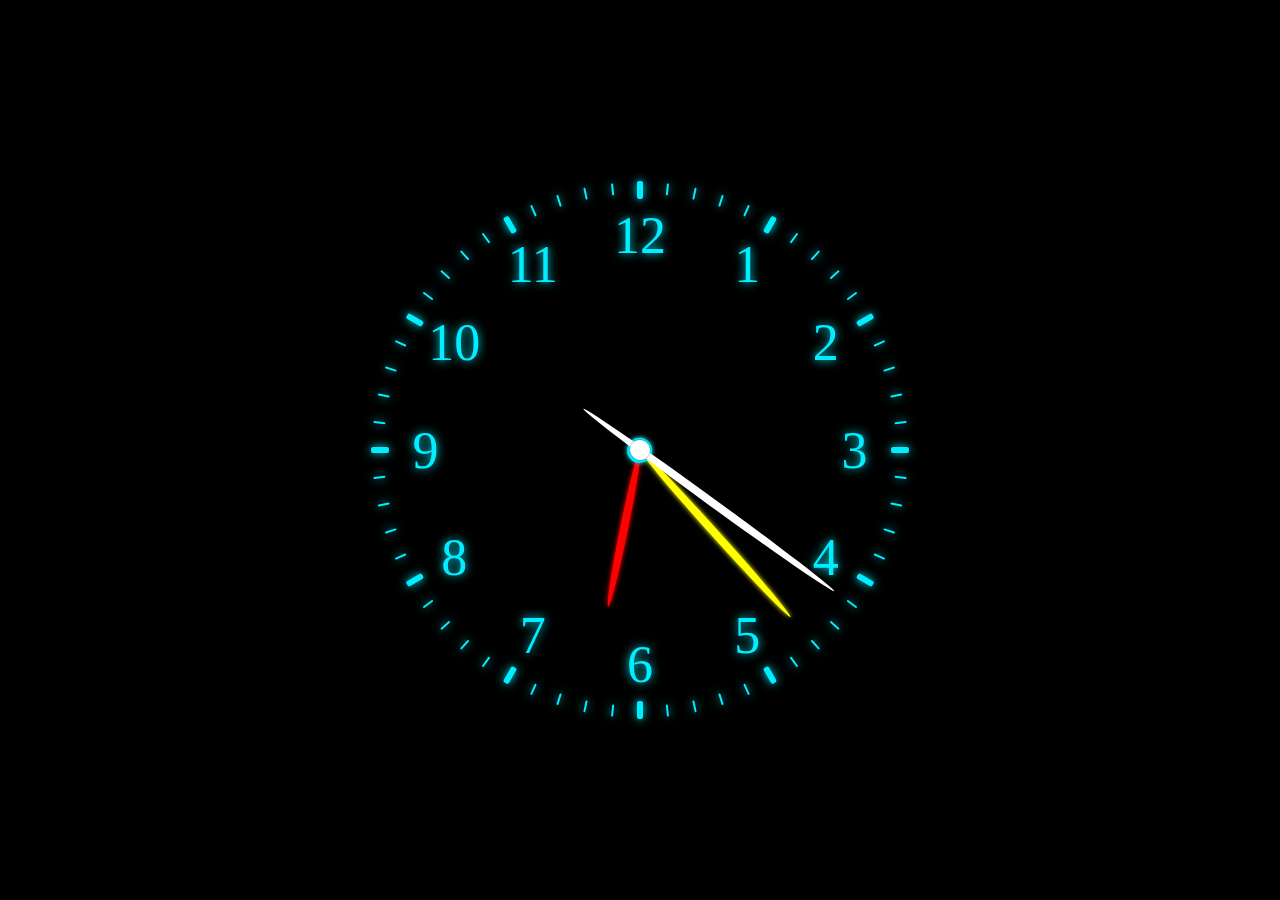
<file: analog-clock-app/index.html>
<!DOCTYPE html>
<html lang="en">
  <head>
    <meta charset="UTF-8" />
    <meta name="viewport" content="width=device-width, initial-scale=1.0" />
    <link rel="stylesheet" href="style.css" />
    <title>Analog Clock - Debabrata</title>
  </head>
  <body>
    <div class="container">
      <div class="bar-seconds"></div>
      <div class="number-hours"></div>

      <div class="hands-box">
        <div class="hand hours"><i></i></div>
        <div class="hand minutes"><i></i></div>
        <div class="hand seconds"><i></i></div>
      </div>
    </div>

    <script src="script.js"></script>
  </body>
</html>
</file>
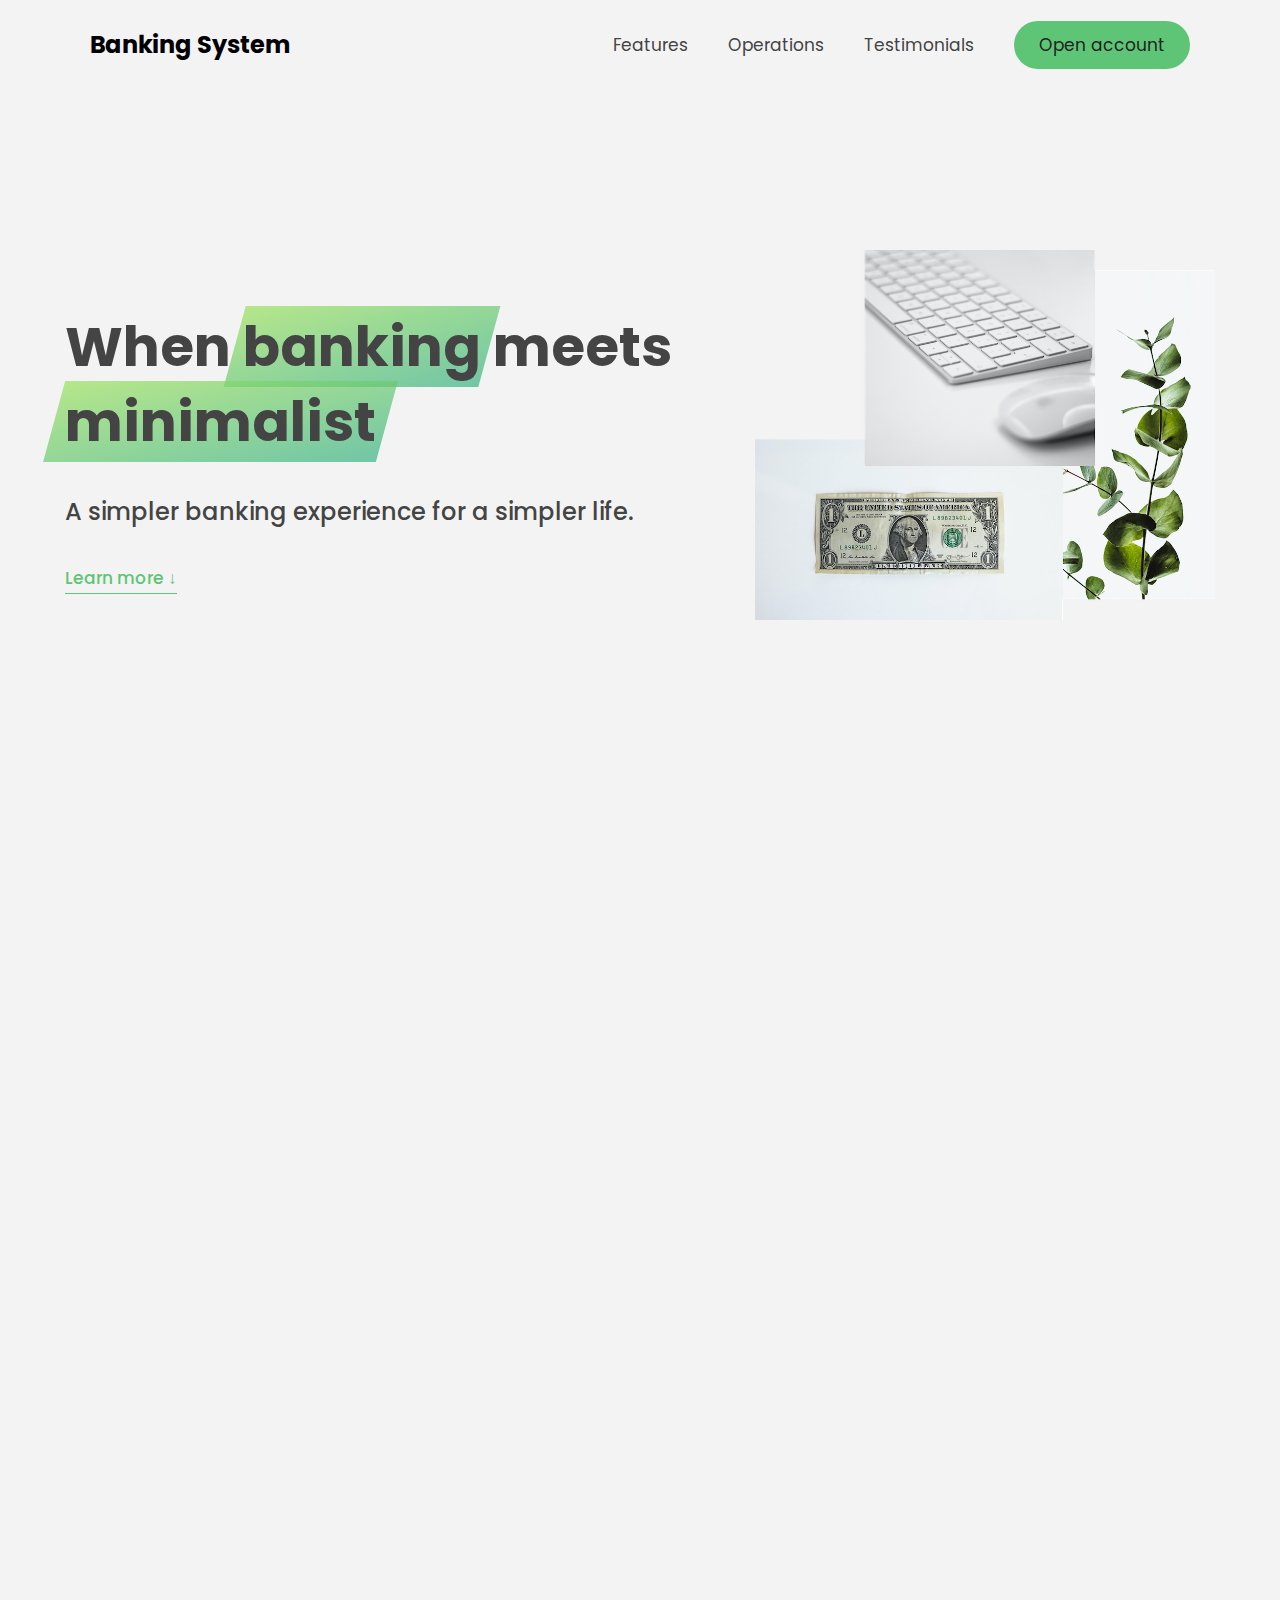
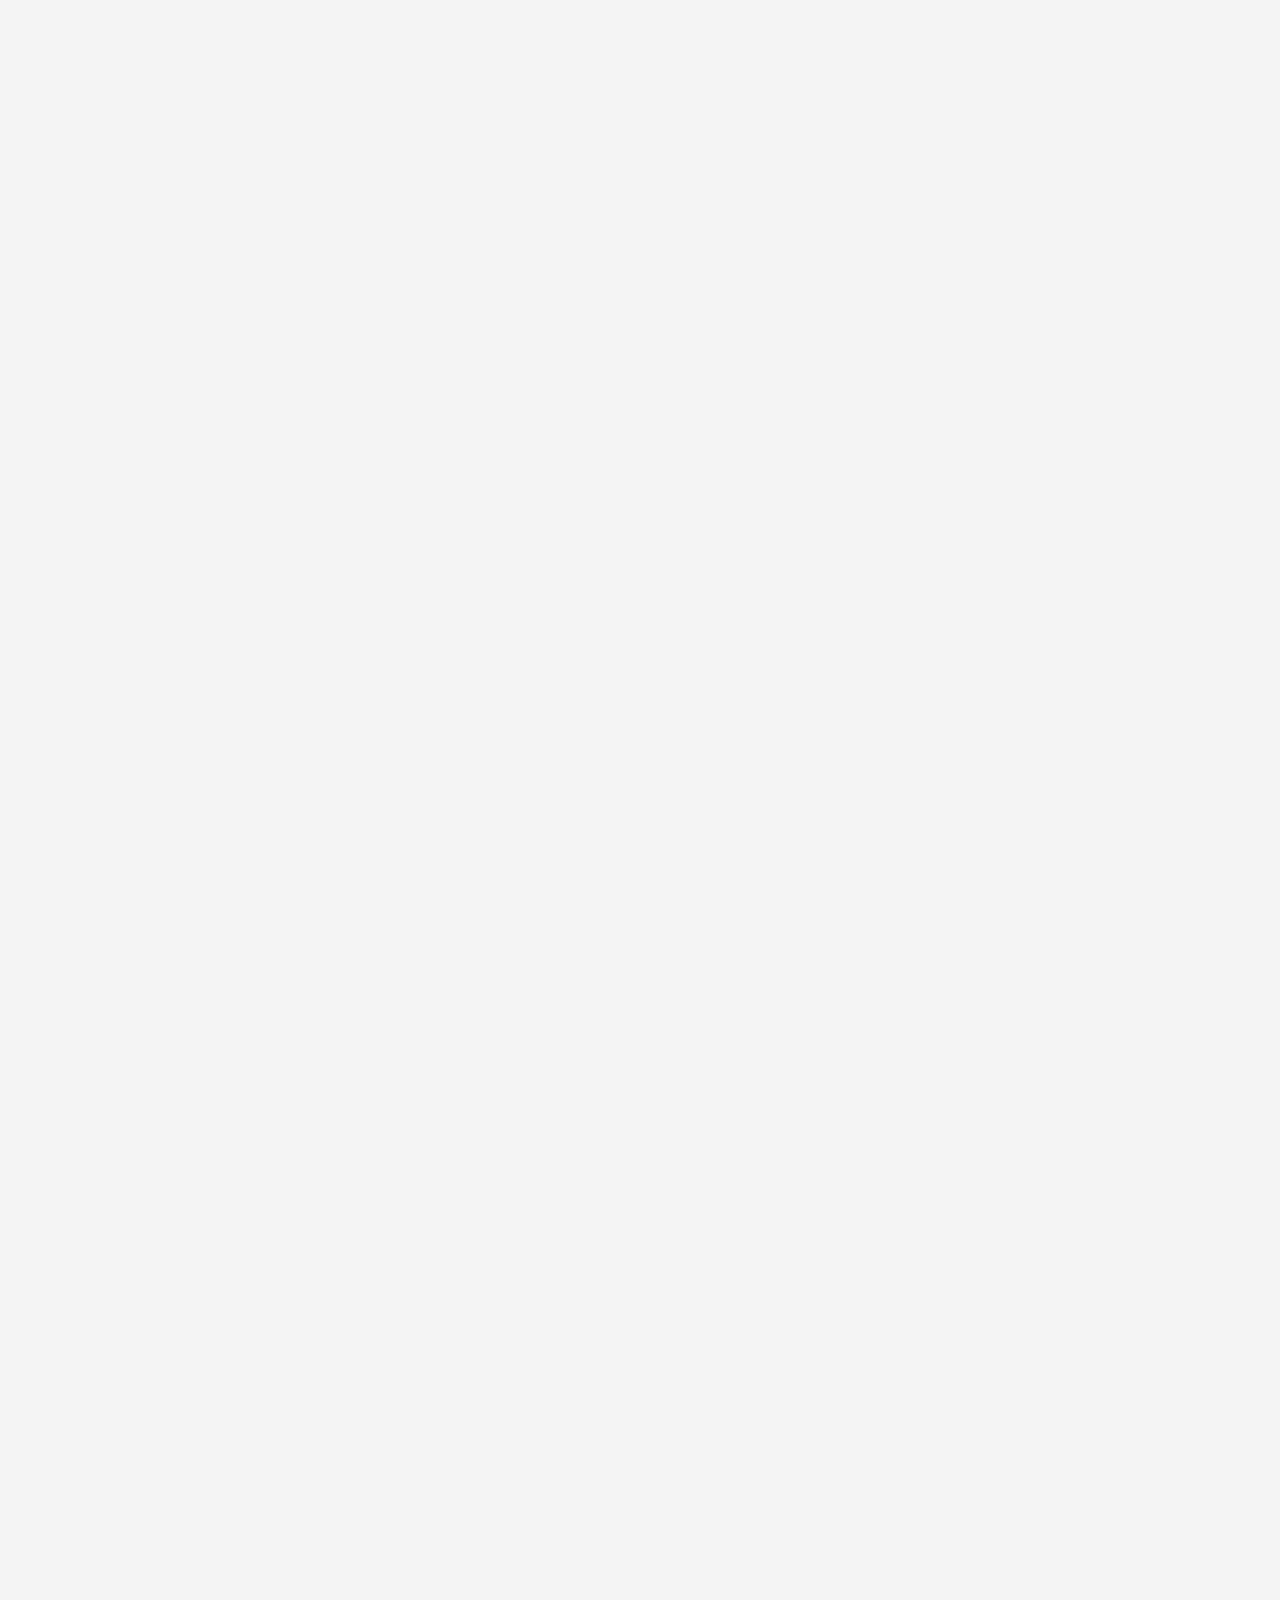
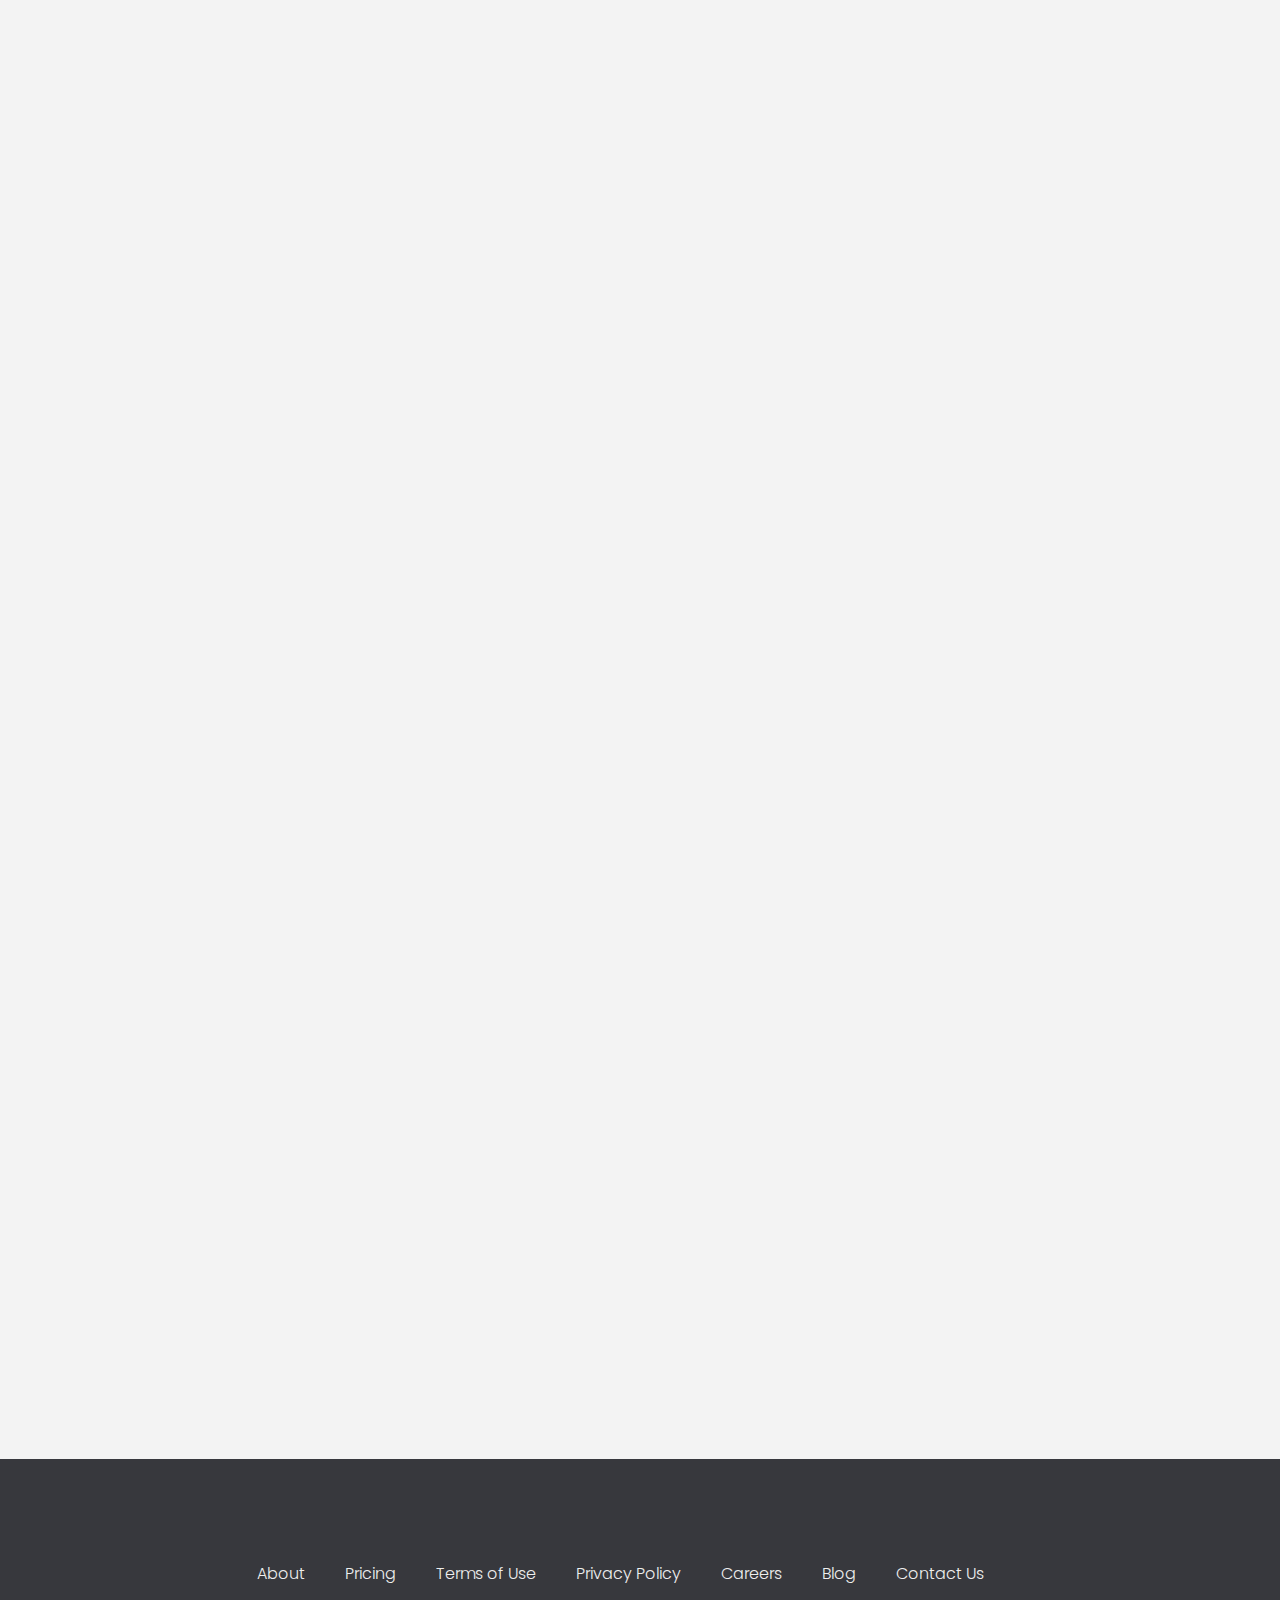
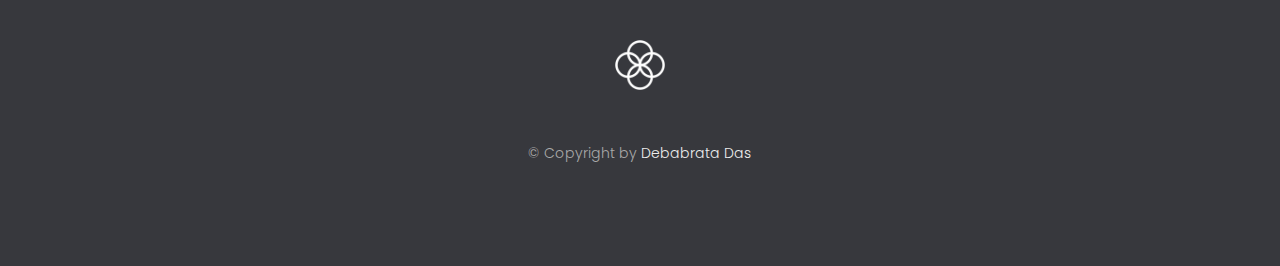
<file: banking-app/index.html>
<!DOCTYPE html>
<html lang="en">
  <head>
    <meta charset="UTF-8" />
    <meta name="viewport" content="width=device-width, initial-scale=1.0" />
    <meta http-equiv="X-UA-Compatible" content="ie=edge" />
    <link rel="shortcut icon" type="image/png" href="img/icon.png" />

    <link
      href="https://fonts.googleapis.com/css?family=Poppins:300,400,500,600&display=swap"
      rel="stylesheet"
    />
    <link rel="stylesheet" href="style.css" />
    <title>Banking Web - By Debabrata</title>

    <script defer src="script.js"></script>
  </head>
  <body>
    <header class="header">
      <nav class="nav">
        <a href="" class="nav__logo" id="logo">Banking System</a>

        <ul class="nav__links">
          <li class="nav__item">
            <a class="nav__link" href="#section--1">Features</a>
          </li>
          <li class="nav__item">
            <a class="nav__link" href="#section--2">Operations</a>
          </li>
          <li class="nav__item">
            <a class="nav__link" href="#section--3">Testimonials</a>
          </li>
          <li class="nav__item">
            <a class="nav__link nav__link--btn btn--show-modal" href="#"
              >Open account</a
            >
          </li>
        </ul>
      </nav>

      <div class="header__title">
        <!-- <h1 onclick="alert('HTML alert')"> -->
        <h1>
          When
          <!-- Green highlight effect -->
          <span class="highlight">banking</span>
          meets<br />
          <span class="highlight">minimalist</span>
        </h1>
        <h4>A simpler banking experience for a simpler life.</h4>
        <button class="btn--text btn--scroll-to">Learn more &DownArrow;</button>
        <img
          src="img/hero.png"
          class="header__img"
          alt="Minimalist bank items"
        />
      </div>
    </header>

    <section class="section" id="section--1">
      <div class="section__title">
        <h2 class="section__description">Features</h2>
        <h3 class="section__header">
          Everything you need in a modern bank and more.
        </h3>
      </div>

      <div class="features">
        <img
          src="img/digital-lazy.jpg"
          data-src="img/digital.jpg"
          alt="Computer"
          class="features__img lazy-img"
        />
        <div class="features__feature">
          <div class="features__icon">
            <svg>
              <use xlink:href="img/icons.svg#icon-monitor"></use>
            </svg>
          </div>
          <h5 class="features__header">100% digital bank</h5>
          <p>
            Lorem ipsum dolor sit amet consectetur adipisicing elit. Unde alias
            sint quos? Accusantium a fugiat porro reiciendis saepe quibusdam
            debitis ducimus.
          </p>
        </div>

        <div class="features__feature">
          <div class="features__icon">
            <svg>
              <use xlink:href="img/icons.svg#icon-trending-up"></use>
            </svg>
          </div>
          <h5 class="features__header">Watch your money grow</h5>
          <p>
            Nesciunt quos autem dolorum voluptates cum dolores dicta fuga
            inventore ab? Nulla incidunt eius numquam sequi iste pariatur
            quibusdam!
          </p>
        </div>
        <img
          src="img/grow-lazy.jpg"
          data-src="img/grow.jpg"
          alt="Plant"
          class="features__img lazy-img"
        />

        <img
          src="img/card-lazy.jpg"
          data-src="img/card.jpg"
          alt="Credit card"
          class="features__img lazy-img"
        />
        <div class="features__feature">
          <div class="features__icon">
            <svg>
              <use xlink:href="img/icons.svg#icon-credit-card"></use>
            </svg>
          </div>
          <h5 class="features__header">Free debit card included</h5>
          <p>
            Quasi, fugit in cumque cupiditate reprehenderit debitis animi enim
            eveniet consequatur odit quam quos possimus assumenda dicta fuga
            inventore ab.
          </p>
        </div>
      </div>
    </section>

    <section class="section" id="section--2">
      <div class="section__title">
        <h2 class="section__description">Operations</h2>
        <h3 class="section__header">
          Everything as simple as possible, but no simpler.
        </h3>
      </div>

      <div class="operations">
        <div class="operations__tab-container">
          <button
            class="btn operations__tab operations__tab--1 operations__tab--active"
            data-tab="1"
          >
            <span>01</span>Instant Transfers
          </button>
          <button class="btn operations__tab operations__tab--2" data-tab="2">
            <span>02</span>Instant Loans
          </button>
          <button class="btn operations__tab operations__tab--3" data-tab="3">
            <span>03</span>Instant Closing
          </button>
        </div>
        <div
          class="operations__content operations__content--1 operations__content--active"
        >
          <div class="operations__icon operations__icon--1">
            <svg>
              <use xlink:href="img/icons.svg#icon-upload"></use>
            </svg>
          </div>
          <h5 class="operations__header">
            Tranfser money to anyone, instantly! No fees, no BS.
          </h5>
          <p>
            Lorem ipsum dolor sit amet, consectetur adipisicing elit, sed do
            eiusmod tempor incididunt ut labore et dolore magna aliqua. Ut enim
            ad minim veniam, quis nostrud exercitation ullamco laboris nisi ut
            aliquip ex ea commodo consequat.
          </p>
        </div>

        <div class="operations__content operations__content--2">
          <div class="operations__icon operations__icon--2">
            <svg>
              <use xlink:href="img/icons.svg#icon-home"></use>
            </svg>
          </div>
          <h5 class="operations__header">
            Buy a home or make your dreams come true, with instant loans.
          </h5>
          <p>
            Duis aute irure dolor in reprehenderit in voluptate velit esse
            cillum dolore eu fugiat nulla pariatur. Excepteur sint occaecat
            cupidatat non proident, sunt in culpa qui officia deserunt mollit
            anim id est laborum.
          </p>
        </div>
        <div class="operations__content operations__content--3">
          <div class="operations__icon operations__icon--3">
            <svg>
              <use xlink:href="img/icons.svg#icon-user-x"></use>
            </svg>
          </div>
          <h5 class="operations__header">
            No longer need your account? No problem! Close it instantly.
          </h5>
          <p>
            Excepteur sint occaecat cupidatat non proident, sunt in culpa qui
            officia deserunt mollit anim id est laborum. Ut enim ad minim
            veniam, quis nostrud exercitation ullamco laboris nisi ut aliquip ex
            ea commodo consequat.
          </p>
        </div>
      </div>
    </section>

    <section class="section" id="section--3">
      <div class="section__title section__title--testimonials">
        <h2 class="section__description">Not sure yet?</h2>
        <h3 class="section__header">
          Millions of Bankists are already making their lifes simpler.
        </h3>
      </div>

      <div class="slider">
        <div class="slide">
          <div class="testimonial">
            <h5 class="testimonial__header">Best financial decision ever!</h5>
            <blockquote class="testimonial__text">
              Lorem ipsum dolor sit, amet consectetur adipisicing elit.
              Accusantium quas quisquam non? Quas voluptate nulla minima
              deleniti optio ullam nesciunt, numquam corporis et asperiores
              laboriosam sunt, praesentium suscipit blanditiis. Necessitatibus
              id alias reiciendis, perferendis facere pariatur dolore veniam
              autem esse non voluptatem saepe provident nihil molestiae.
            </blockquote>
            <address class="testimonial__author">
              <img src="img/user-1.jpg" alt="" class="testimonial__photo" />
              <h6 class="testimonial__name">Aarav Lynn</h6>
              <p class="testimonial__location">San Francisco, USA</p>
            </address>
          </div>
        </div>

        <div class="slide">
          <div class="testimonial">
            <h5 class="testimonial__header">
              The last step to becoming a complete minimalist
            </h5>
            <blockquote class="testimonial__text">
              Quisquam itaque deserunt ullam, quia ea repellendus provident,
              ducimus neque ipsam modi voluptatibus doloremque, corrupti
              laborum. Incidunt numquam perferendis veritatis neque repellendus.
              Lorem, ipsum dolor sit amet consectetur adipisicing elit. Illo
              deserunt exercitationem deleniti.
            </blockquote>
            <address class="testimonial__author">
              <img src="img/user-2.jpg" alt="" class="testimonial__photo" />
              <h6 class="testimonial__name">Miyah Miles</h6>
              <p class="testimonial__location">London, UK</p>
            </address>
          </div>
        </div>

        <div class="slide">
          <div class="testimonial">
            <h5 class="testimonial__header">
              Finally free from old-school banks
            </h5>
            <blockquote class="testimonial__text">
              Debitis, nihil sit minus suscipit magni aperiam vel tenetur
              incidunt commodi architecto numquam omnis nulla autem,
              necessitatibus blanditiis modi similique quidem. Odio aliquam
              culpa dicta beatae quod maiores ipsa minus consequatur error sunt,
              deleniti saepe aliquid quos inventore sequi. Necessitatibus id
              alias reiciendis, perferendis facere.
            </blockquote>
            <address class="testimonial__author">
              <img src="img/user-3.jpg" alt="" class="testimonial__photo" />
              <h6 class="testimonial__name">Francisco Gomes</h6>
              <p class="testimonial__location">Lisbon, Portugal</p>
            </address>
          </div>
        </div>

        <button class="slider__btn slider__btn--left">&larr;</button>
        <button class="slider__btn slider__btn--right">&rarr;</button>
        <div class="dots"></div>
      </div>
    </section>

    <section class="section section--sign-up">
      <div class="section__title">
        <h3 class="section__header">
          The best day to join Bankist was one year ago. The second best is
          today!
        </h3>
      </div>
      <button class="btn btn--show-modal">Open your free account today!</button>
    </section>

    <footer class="footer">
      <ul class="footer__nav">
        <li class="footer__item">
          <a class="footer__link" href="#">About</a>
        </li>
        <li class="footer__item">
          <a class="footer__link" href="#">Pricing</a>
        </li>
        <li class="footer__item">
          <a class="footer__link" href="#">Terms of Use</a>
        </li>
        <li class="footer__item">
          <a class="footer__link" href="#">Privacy Policy</a>
        </li>
        <li class="footer__item">
          <a class="footer__link" href="#">Careers</a>
        </li>
        <li class="footer__item">
          <a class="footer__link" href="#">Blog</a>
        </li>
        <li class="footer__item">
          <a class="footer__link" href="#">Contact Us</a>
        </li>
      </ul>
      <img src="img/icon.png" alt="Logo" class="footer__logo" />
      <p class="footer__copyright">
        &copy; Copyright by
        <a
          class="footer__link twitter-link"
          target="_blank"
          href="https://x.com/Debabrata_Das_"
          >Debabrata Das</a
        >
      </p>
    </footer>

    <div class="modal hidden">
      <button class="btn--close-modal">&times;</button>
      <h2 class="modal__header">
        Open your bank account <br />
        in just <span class="highlight">5 minutes</span>
      </h2>
      <form class="modal__form">
        <label>First Name</label>
        <input type="text" />
        <label>Last Name</label>
        <input type="text" />
        <label>Email Address</label>
        <input type="email" />
        <button class="btn">Next step &rarr;</button>
      </form>
    </div>
    <div class="overlay hidden"></div>

    <!-- <script src="script.js"></script> -->
  </body>
</html>
</file>
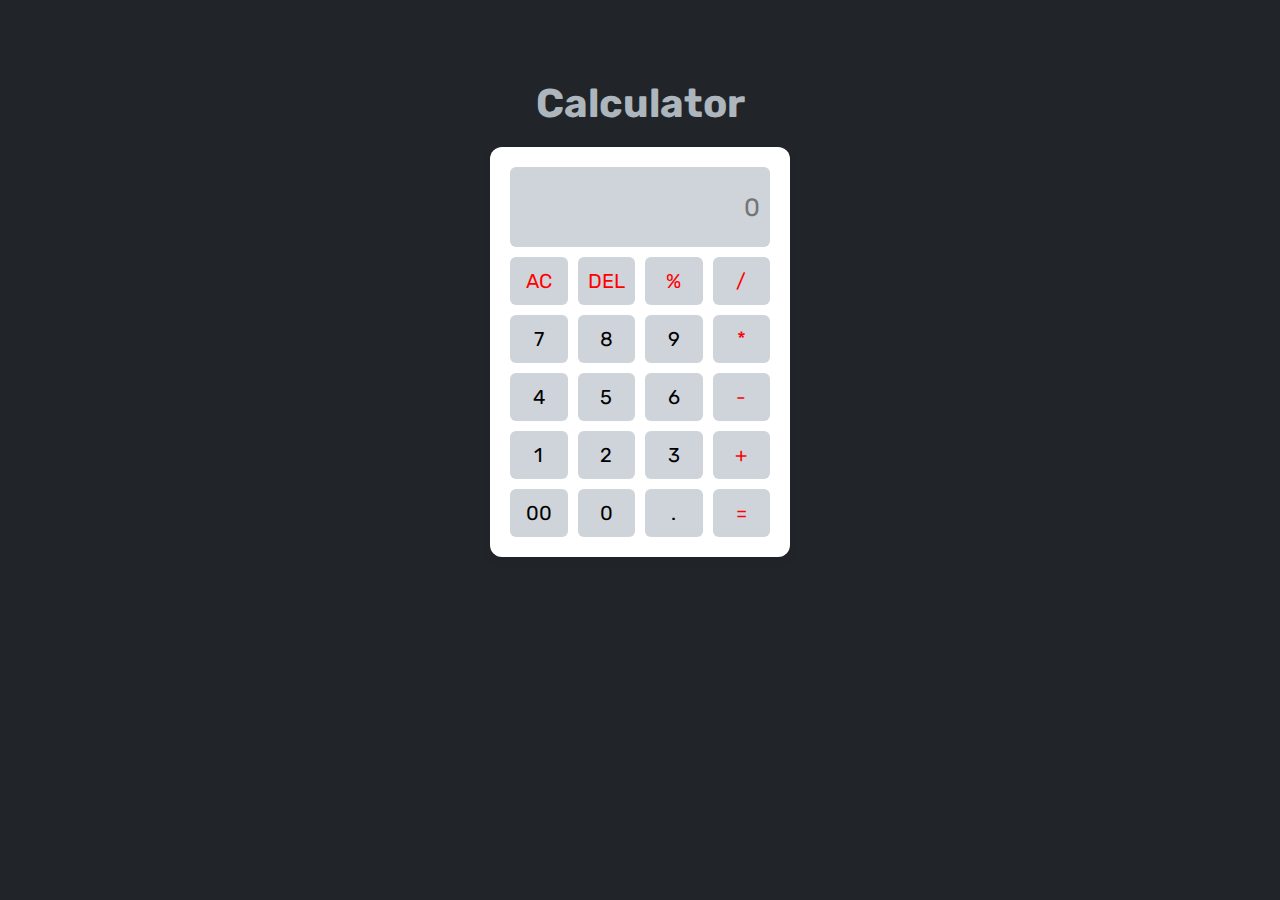
<file: calculator-app/index.html>
<!DOCTYPE html>
<html lang="en">
  <head>
    <meta charset="UTF-8" />
    <meta name="viewport" content="width=device-width, initial-scale=1.0" />
    <link rel="stylesheet" href="style.css" />
    <title>Calculator - By Debabrata</title>
  </head>
  <body>
    <div class="calculator-title">
      <h1>Calculator</h1>
    </div>
    <div class="calculator">
      <input type="text" placeholder="0" class="display" />
      <div class="buttons">
        <button class="operator" data-value="AC">AC</button>
        <button class="operator" data-value="DEL">DEL</button>
        <button class="operator" data-value="%">%</button>
        <button class="operator" data-value="/">/</button>

        <button data-value="7">7</button>
        <button data-value="8">8</button>
        <button data-value="9">9</button>
        <button class="operator" data-value="*">*</button>

        <button data-value="4">4</button>
        <button data-value="5">5</button>
        <button data-value="6">6</button>
        <button class="operator" data-value="-">-</button>

        <button data-value="1">1</button>
        <button data-value="2">2</button>
        <button data-value="3">3</button>
        <button class="operator" data-value="+">+</button>

        <button data-value="00">00</button>
        <button data-value="0">0</button>
        <button data-value=".">.</button>
        <button class="operator" data-value="=">=</button>
      </div>
    </div>

    <script src="script.js"></script>
  </body>
</html>
</file>
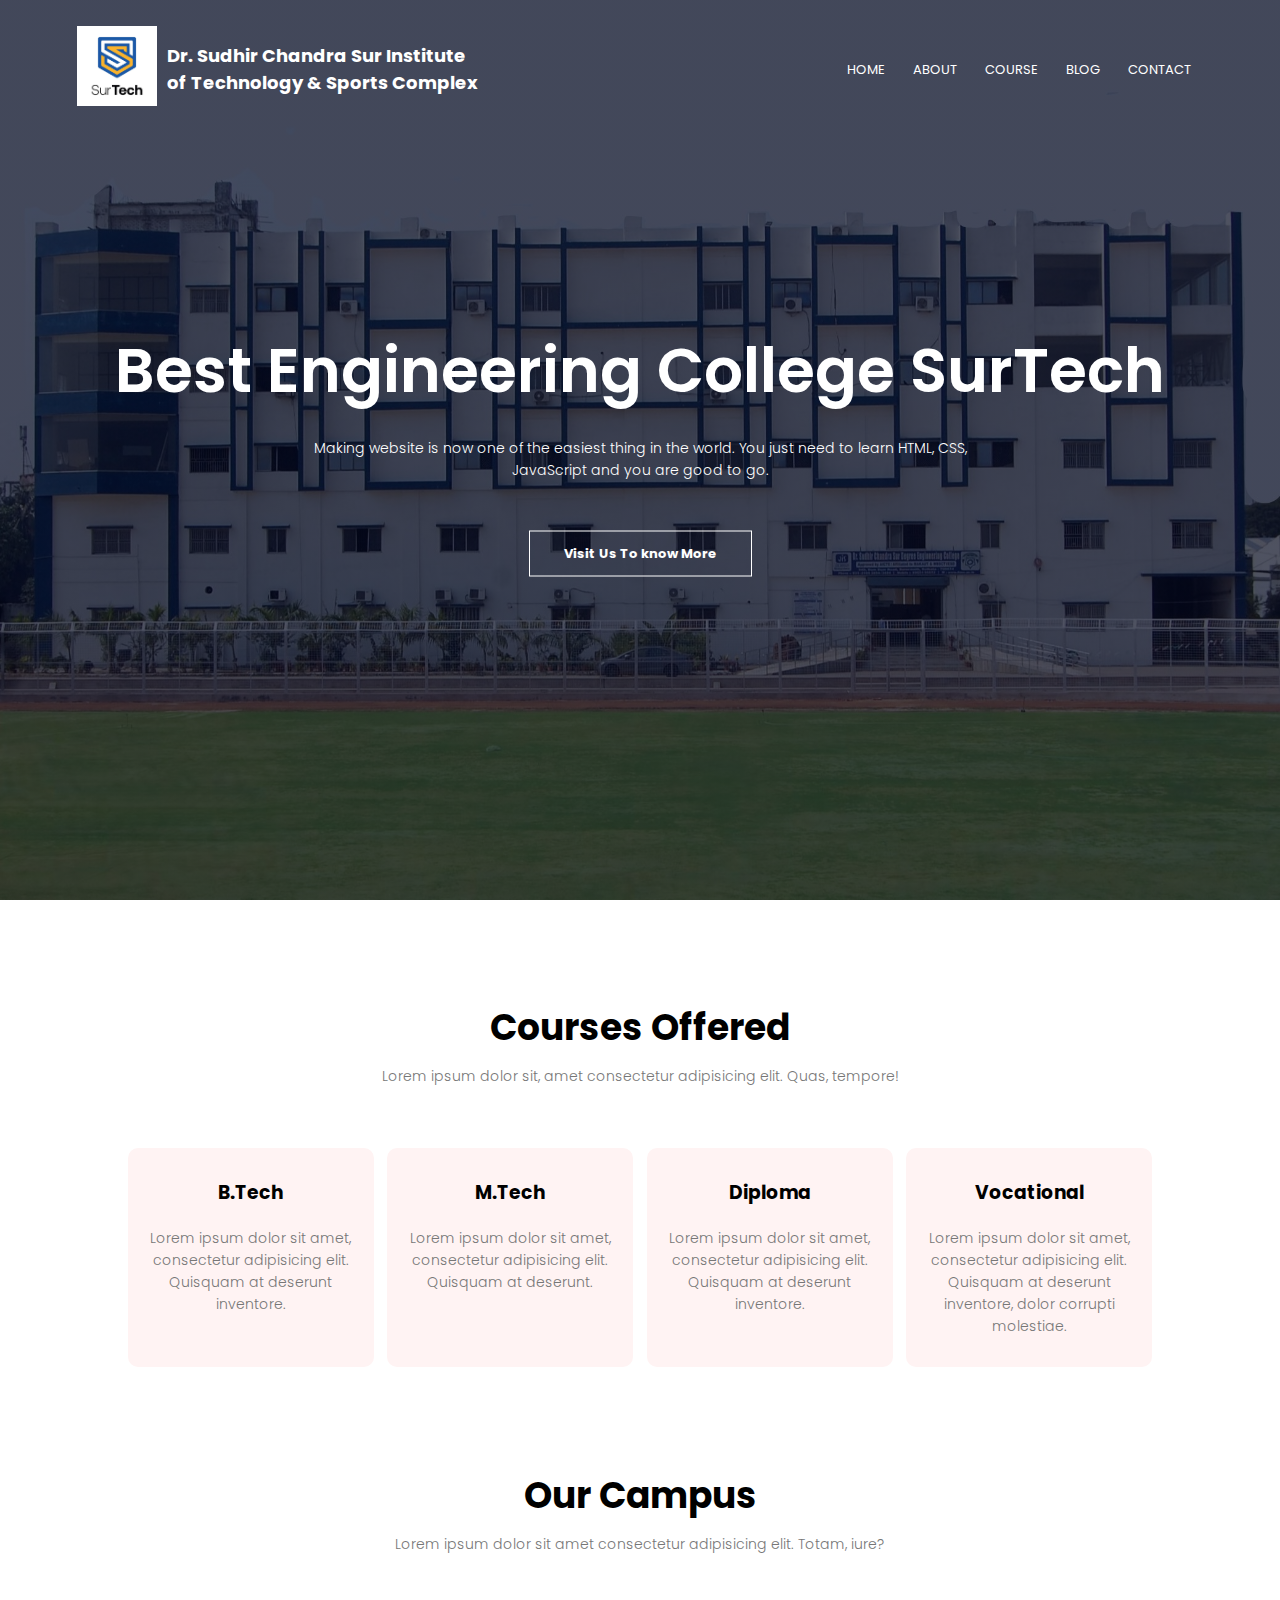
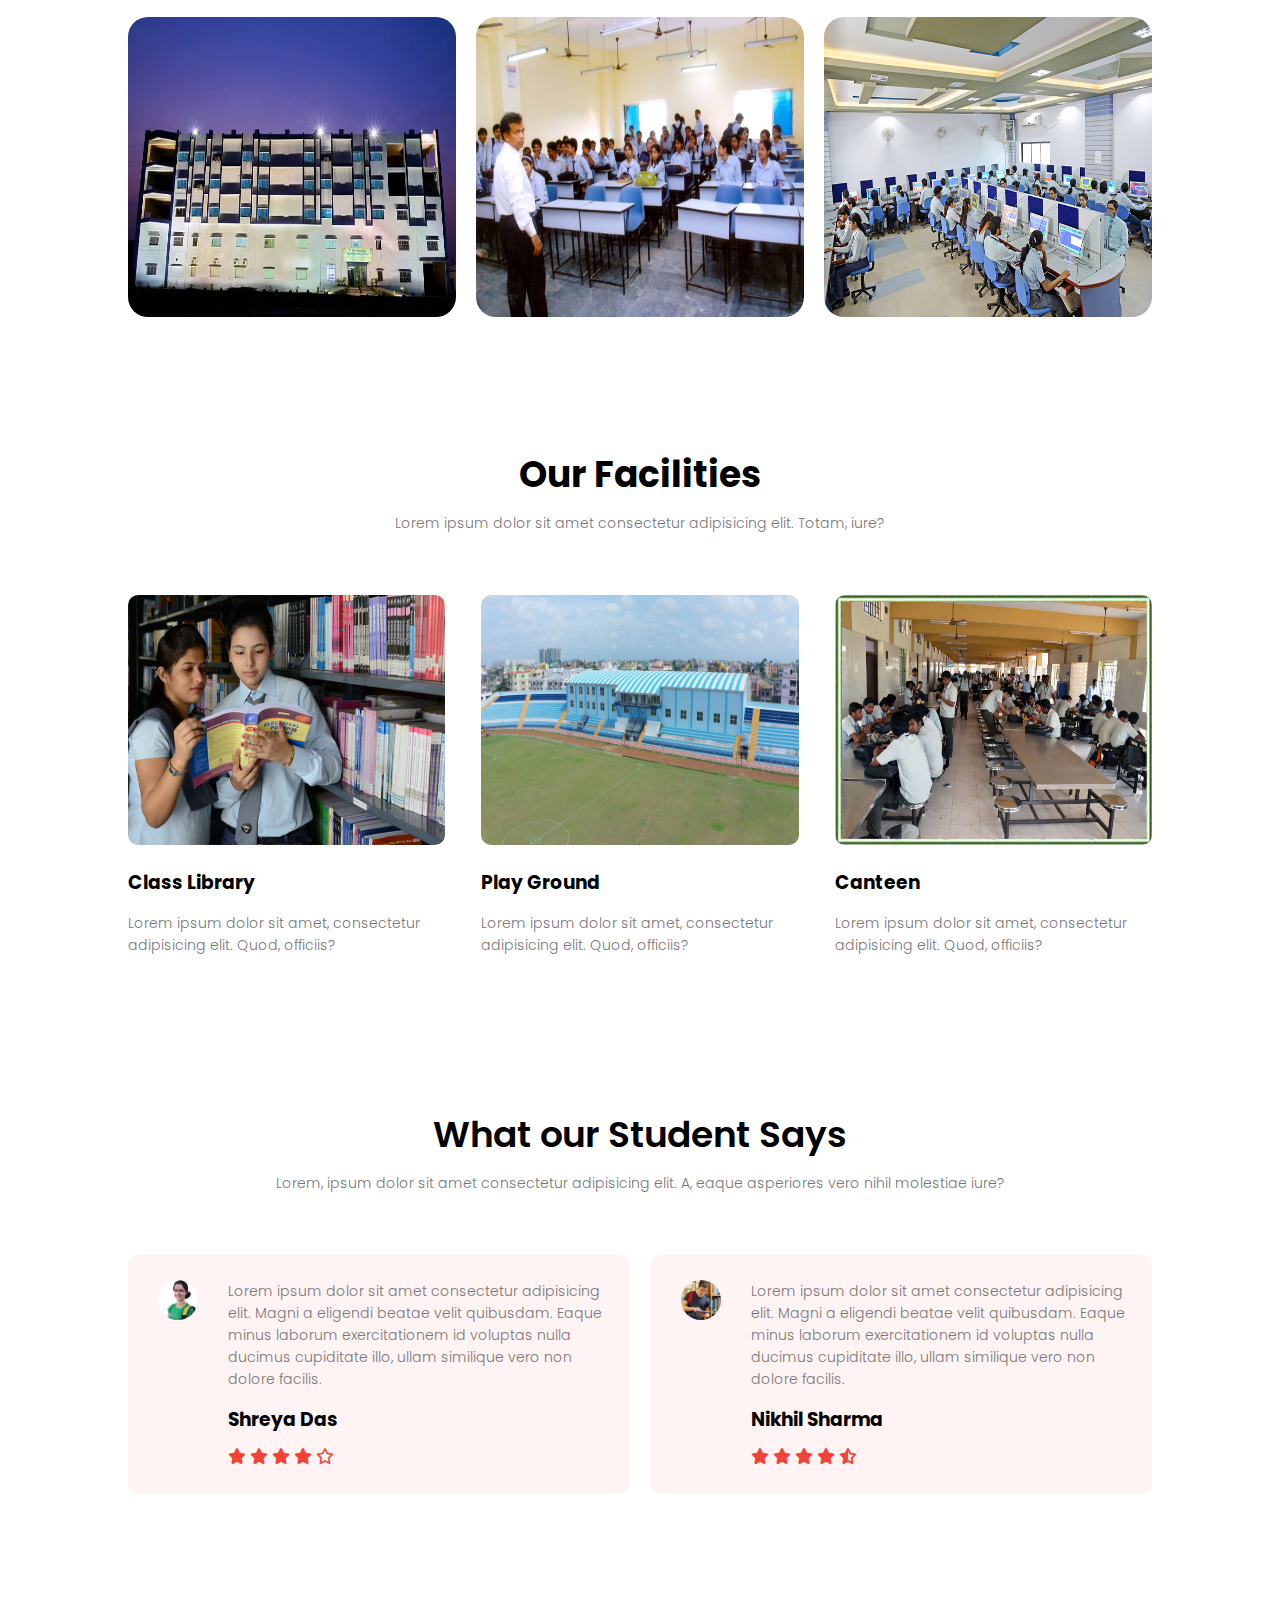
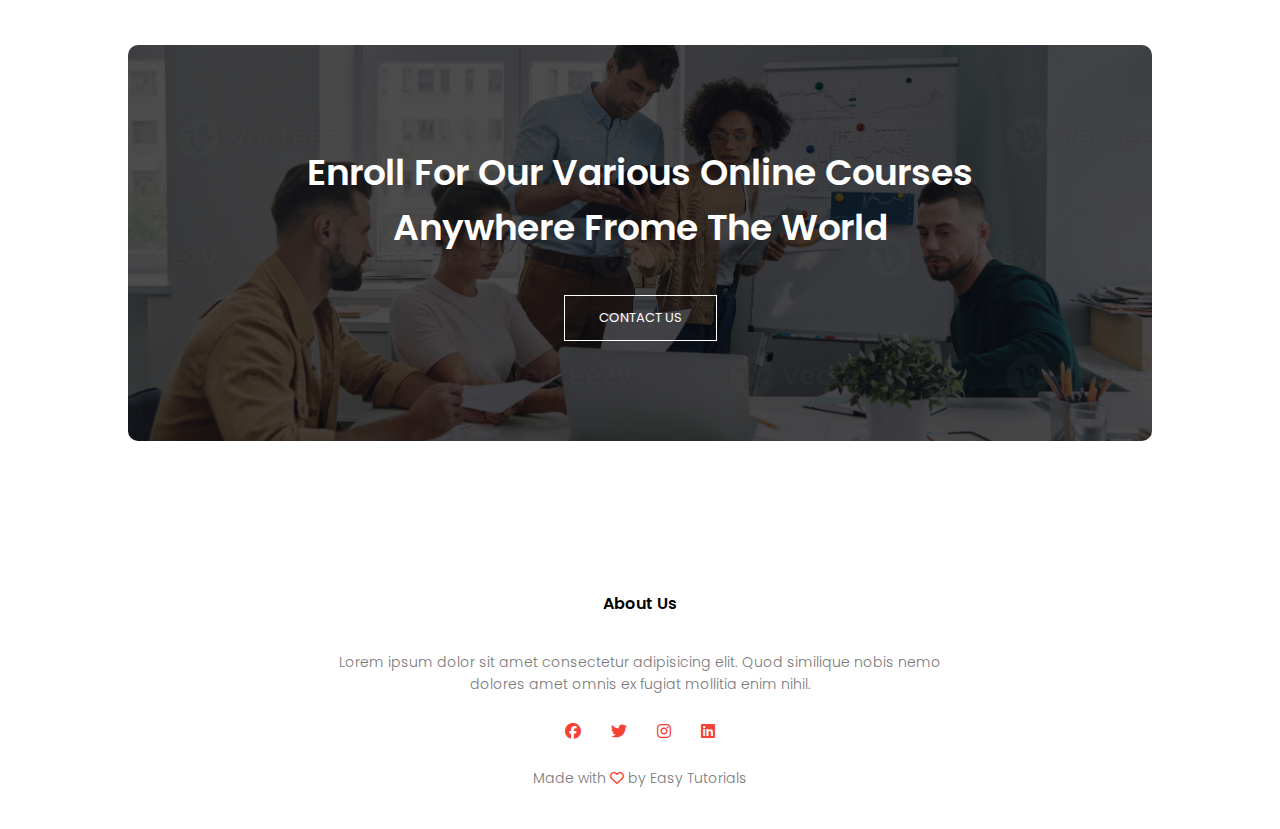
<file: college-web-app/index.html>
<!DOCTYPE html>
<html lang="en">

<head>
    <meta charset="UTF-8">
    <meta http-equiv="X-UA-Compatible" content="IE=edge">
    <meta name="viewport" content="width=device-width, initial-scale=1.0">
    <title>Education Website Template</title>
    <link rel="stylesheet" href="style.css">

    <!--------GOOGLE APIS LINK-------->

    <link rel="preconnect" href="https://fonts.googleapis.com">
    <link rel="preconnect" href="https://fonts.gstatic.com" crossorigin>
    <link href="https://fonts.googleapis.com/css2?family=Poppins:wght@100;200;300;400;600;700&display=swap"
        rel="stylesheet">

    <!--------FONT AWESOME CDN LINK-------->

    <link rel="stylesheet" href="https://cdnjs.cloudflare.com/ajax/libs/font-awesome/6.4.0/css/all.min.css">
</head>

<body>
    <section class="header">
        <nav>
            <a href="index.html"><img src="Image/logo.png"></a>
            <a id="txt" href="index.html">Dr. Sudhir Chandra Sur Institute<br>of Technology & Sports Complex</a>
            <div class="nav-links" id="navLinks">
                <i class="fa-sharp fa-solid fa-xmark" onclick="hideMenu()"></i>
                <ul>
                    <li><a href="">HOME</a></li>
                    <li><a href="">ABOUT</a></li>
                    <li><a href="">COURSE</a></li>
                    <li><a href="">BLOG</a></li>
                    <li><a href="./contact.html">CONTACT</a></li>
                </ul>
            </div>
            <i class="fa-sharp fa-solid fa-bars" onclick="showMenu()"></i>
        </nav>
        <div class="text-box">
            <h1>Best Engineering College SurTech</h1>
            <p>Making website is now one of the easiest thing in the world. You just need to learn HTML,
                CSS,<br>JavaScript and you are good to go.</p>
            <a href="" class="visit-text">Visit Us To know More</a>
        </div>
    </section>

    <!---COURSE--->

    <section class="course">
        <h1>Courses Offered</h1>
        <p>Lorem ipsum dolor sit, amet consectetur adipisicing elit. Quas, tempore!</p>
        <div class="row">
            <div class="course-col">
                <h3>B.Tech</h3>
                <p>Lorem ipsum dolor sit amet, consectetur adipisicing elit. Quisquam at deserunt inventore.</p>
            </div>
            <div class="course-col">
                <h3>M.Tech</h3>
                <p>Lorem ipsum dolor sit amet, consectetur adipisicing elit. Quisquam at deserunt.</p>
            </div>
            <div class="course-col">
                <h3>Diploma</h3>
                <p>Lorem ipsum dolor sit amet, consectetur adipisicing elit. Quisquam at deserunt inventore.</p>
            </div>
            <div class="course-col">
                <h3>Vocational</h3>
                <p>Lorem ipsum dolor sit amet, consectetur adipisicing elit. Quisquam at deserunt inventore, dolor
                    corrupti molestiae.</p>
            </div>
        </div>
    </section>

    <!----CAMPUS--->

    <section class="campus">
        <h1>Our Campus</h1>
        <p>Lorem ipsum dolor sit amet consectetur adipisicing elit. Totam, iure?</p>
        <div class="row">
            <div class="campus-col">
                <img src="Image/collegeimage.png">
                <div class="layer">
                    <h3>Our College</h3>
                </div>
            </div>

            <div class="campus-col">
                <img src="Image/classroom.png">
                <div class="layer">
                    <h3>Classroom</h3>
                </div>
            </div>
            <div class="campus-col">
                <img src="Image/lab.png">
                <div class="layer">
                    <h3>Lab</h3>
                </div>
            </div>

        </div>
        </div>
    </section>

    <!----FACILITIES--->

    <section class="facilities">
        <h1>Our Facilities</h1>
        <p>Lorem ipsum dolor sit amet consectetur adipisicing elit. Totam, iure?</p>
        <div class="row">
            <div class="facilities-col">
                <img src="Image/facilibrary.png">
                <h3>Class Library</h3>
                <p>Lorem ipsum dolor sit amet, consectetur adipisicing elit. Quod, officiis?</p>
            </div>
            <div class="facilities-col">
                <img src="Image/playground.png">
                <h3>Play Ground</h3>
                <p>Lorem ipsum dolor sit amet, consectetur adipisicing elit. Quod, officiis?</p>
            </div>
            <div class="facilities-col">
                <img src="Image/canteen.png">
                <h3>Canteen</h3>
                <p>Lorem ipsum dolor sit amet, consectetur adipisicing elit. Quod, officiis?</p>
            </div>
        </div>
    </section>

    <!--------TESTIMONIALS-------->

    <section class="testimonials">
        <h1>What our Student Says</h1>
        <p>Lorem, ipsum dolor sit amet consectetur adipisicing elit. A, eaque asperiores vero nihil molestiae iure?</p>
        <div class="row">
            <div class="testimonials-col">
                <img src="Image/shreya.jpg">
                <div>
                    <p>Lorem ipsum dolor sit amet consectetur adipisicing elit. Magni a eligendi beatae velit quibusdam.
                        Eaque minus laborum exercitationem id voluptas nulla ducimus cupiditate illo, ullam similique
                        vero non dolore facilis.</p>
                    <h3>Shreya Das</h3>
                    <i class="fa-sharp fa-solid fa-star"></i>
                    <i class="fa-sharp fa-solid fa-star"></i>
                    <i class="fa-sharp fa-solid fa-star"></i>
                    <i class="fa-sharp fa-solid fa-star"></i>
                    <i class="fa-sharp fa-regular fa-star"></i>
                </div>
            </div>
            <div class="testimonials-col">
                <img src="Image/nikhil.jpg">
                <div>
                    <p>Lorem ipsum dolor sit amet consectetur adipisicing elit. Magni a eligendi beatae velit quibusdam.
                        Eaque minus laborum exercitationem id voluptas nulla ducimus cupiditate illo, ullam similique
                        vero non dolore facilis.</p>
                    <h3>Nikhil Sharma</h3>
                    <i class="fa-sharp fa-solid fa-star"></i>
                    <i class="fa-sharp fa-solid fa-star"></i>
                    <i class="fa-sharp fa-solid fa-star"></i>
                    <i class="fa-sharp fa-solid fa-star"></i>
                    <i class="fa-sharp fa-solid fa-star-half-stroke"></i>
                </div>
            </div>
        </div>
    </section>

    <!--------CALL TO ACTION-------->

    <section class="cta">
        <h1>Enroll For Our Various Online Courses<br>Anywhere Frome The World</h1>
        <a href="" class="contact-text">CONTACT US</a>
    </section>

    <!--------FOOTER-------->
    <section class="footer">
        <h4>About Us</h4>
        <p>Lorem ipsum dolor sit amet consectetur adipisicing elit. Quod similique nobis nemo<br>dolores amet omnis ex
            fugiat mollitia enim nihil.</p>
        <div class="icons">
            <i class="fa-brands fa-facebook"></i>
            <i class="fa-brands fa-twitter"></i>
            <i class="fa-brands fa-instagram"></i>
            <i class="fa-brands fa-linkedin"></i>
        </div>
        <p>Made with <i class="fa-sharp fa-regular fa-heart"></i> by Easy Tutorials</p>
    </section>



    <script src="./script.js"></script>

</body>

</html>
</file>
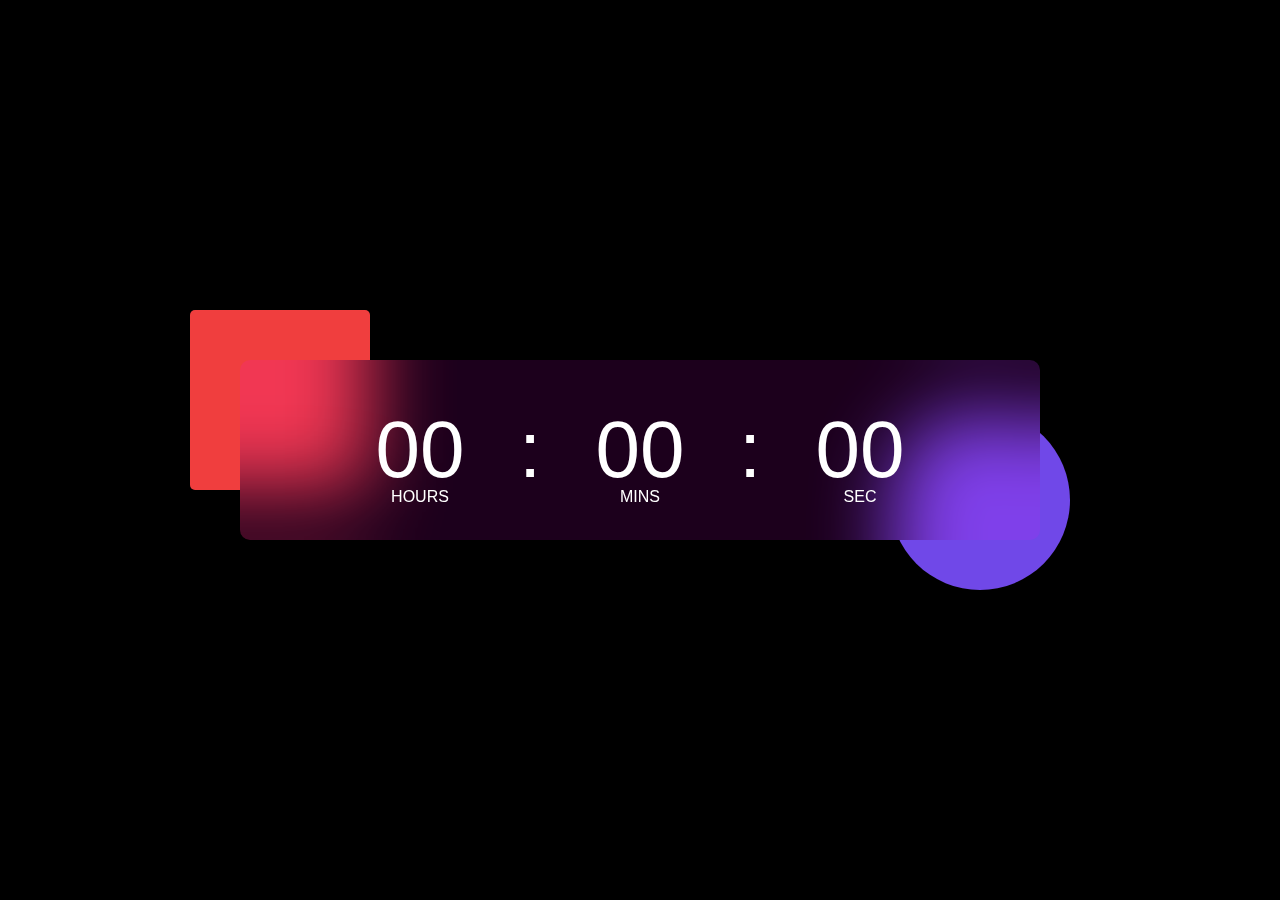
<file: digital-clock-app/index.html>
<!DOCTYPE html>
<html lang="en">
  <head>
    <meta charset="UTF-8" />
    <meta name="viewport" content="width=device-width, initial-scale=1.0" />
    <link rel="stylesheet" href="style.css" />
    <title>Digital Clock - Debabrata</title>
  </head>
  <body>
    <div class="hero">
      <div class="container">
        <div class="clock">
          <span id="hrs">00</span>
          <span>:</span>
          <span id="min">00</span>
          <span>:</span>
          <span id="sec">00</span>
        </div>
      </div>
    </div>

    <script src="script.js"></script>
  </body>
</html>
</file>
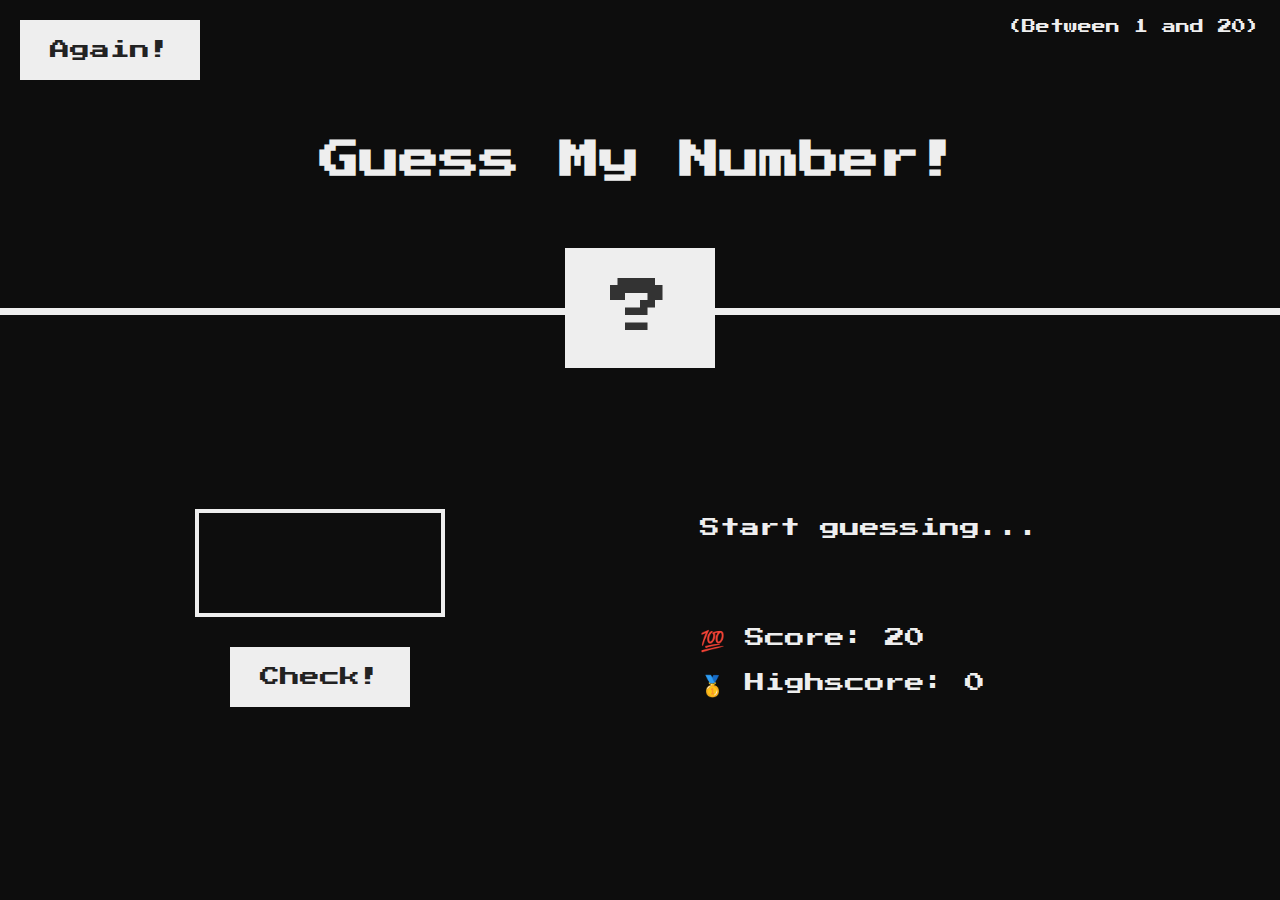
<file: guess-my-number/index.html>
<!DOCTYPE html>
<html lang="en">
  <head>
    <meta charset="UTF-8" />
    <meta name="viewport" content="width=device-width, initial-scale=1.0" />
    <meta http-equiv="X-UA-Compatible" content="ie=edge" />
    <link rel="stylesheet" href="style.css" />
    <title>Guess My Number!</title>
  </head>
  <body>
    <header>
      <h1>Guess My Number!</h1>
      <p class="between">(Between 1 and 20)</p>
      <button class="btn again">Again!</button>
      <div class="number">?</div>
    </header>
    <main>
      <section class="left">
        <input type="number" class="guess" />
        <button class="btn check">Check!</button>
      </section>
      <section class="right">
        <p class="message">Start guessing...</p>
        <p class="label-score">💯 Score: <span class="score">20</span></p>
        <p class="label-highscore">
          🥇 Highscore: <span class="highscore">0</span>
        </p>
      </section>
    </main>
    <script src="script.js"></script>
  </body>
</html>
</file>
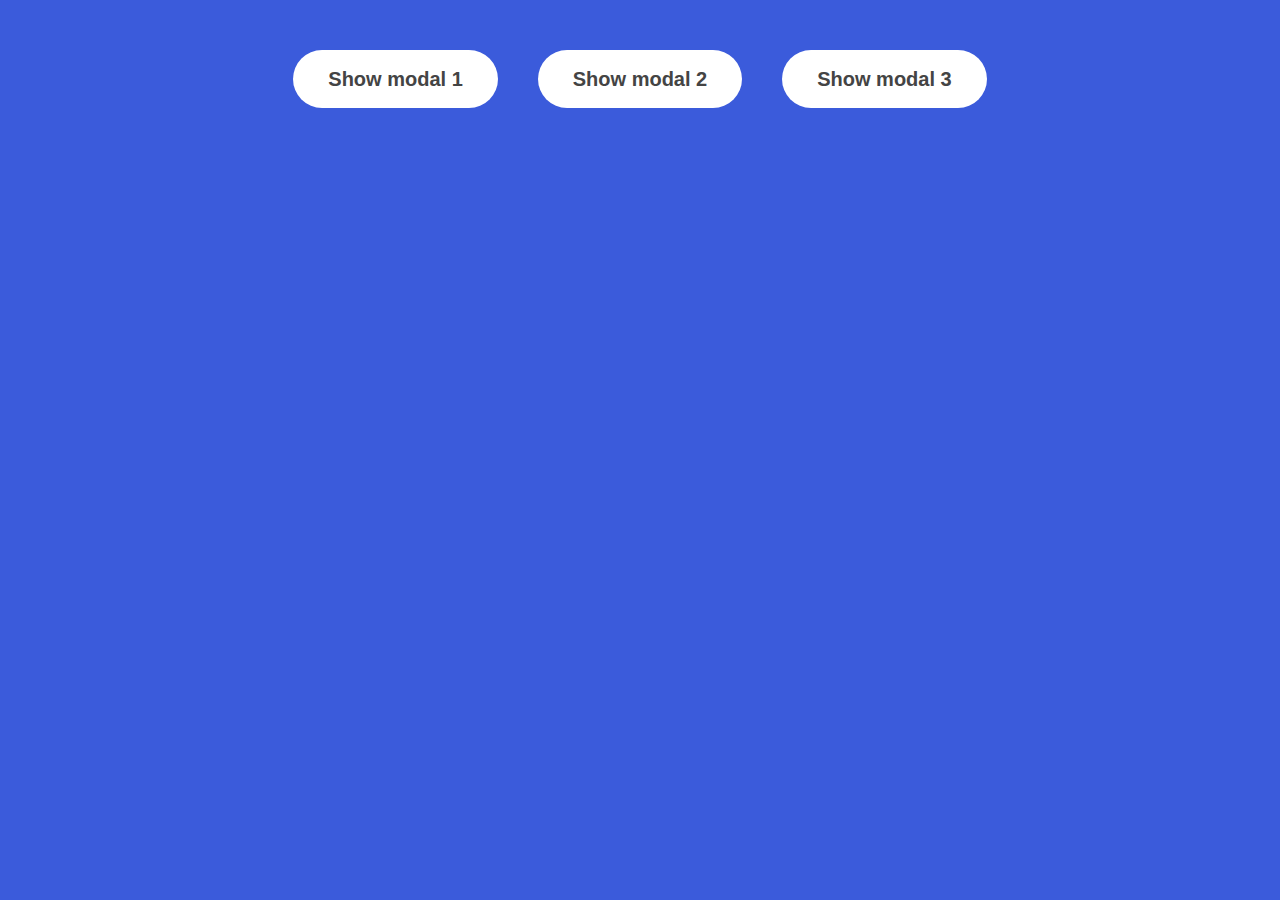
<file: modal-show/index.html>
<!DOCTYPE html>
<html lang="en">
  <head>
    <meta charset="UTF-8" />
    <meta name="viewport" content="width=device-width, initial-scale=1.0" />
    <meta http-equiv="X-UA-Compatible" content="ie=edge" />
    <link rel="stylesheet" href="style.css" />
    <title>Modal Window</title>
  </head>
  <body>
    <button class="show-modal">Show modal 1</button>
    <button class="show-modal">Show modal 2</button>
    <button class="show-modal">Show modal 3</button>

    <div class="modal hidden">
      <button class="close-modal">&times;</button>
      <h1>I'm a modal window 😍</h1>
      <p>
        Lorem ipsum dolor sit amet, consectetur adipisicing elit, sed do eiusmod
        tempor incididunt ut labore et dolore magna aliqua. Ut enim ad minim
        veniam, quis nostrud exercitation ullamco laboris nisi ut aliquip ex ea
        commodo consequat. Duis aute irure dolor in reprehenderit in voluptate
        velit esse cillum dolore eu fugiat nulla pariatur. Excepteur sint
        occaecat cupidatat non proident, sunt in culpa qui officia deserunt
        mollit anim id est laborum.
      </p>
    </div>
    <div class="overlay hidden"></div>

    <script src="scripts.js"></script>
  </body>
</html>
</file>
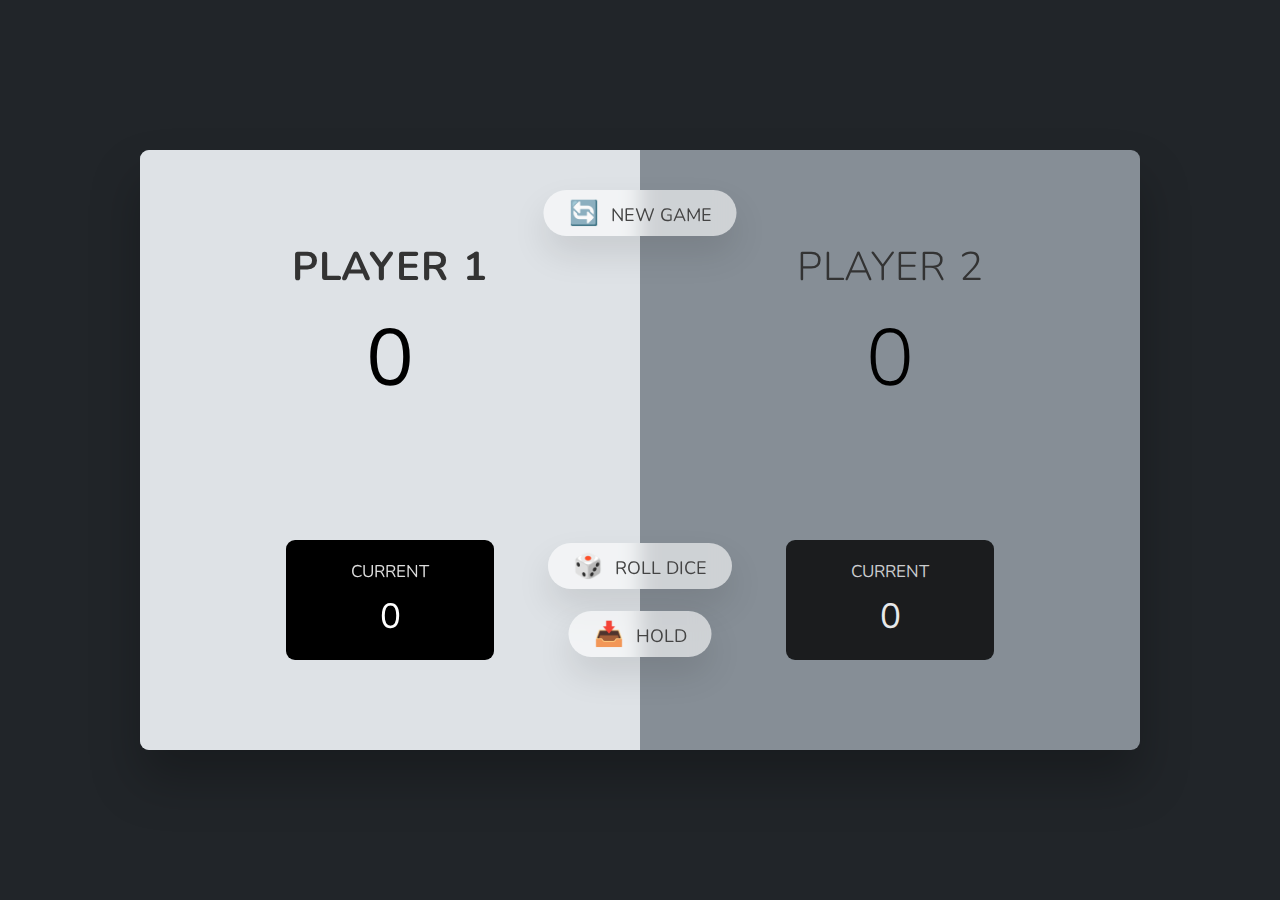
<file: pig-game/index.html>
<!DOCTYPE html>
<html lang="en">
  <head>
    <meta charset="UTF-8" />
    <meta name="viewport" content="width=device-width, initial-scale=1.0" />
    <meta http-equiv="X-UA-Compatible" content="ie=edge" />
    <link rel="stylesheet" href="style.css" />
    <title>Pig Game</title>
  </head>
  <body>
    <main>
      <section class="player player--0 player--active">
        <h2 class="name" id="name--0">Player 1</h2>
        <p class="score" id="score--0">43</p>
        <div class="current">
          <p class="current-label">Current</p>
          <p class="current-score" id="current--0">0</p>
        </div>
      </section>
      <section class="player player--1 player--winner">
        <h2 class="name" id="name--1">Player 2</h2>
        <p class="score" id="score--1">24</p>
        <div class="current">
          <p class="current-label">Current</p>
          <p class="current-score" id="current--1">0</p>
        </div>
      </section>

      <img src="image/dice-5.png" alt="Playing dice" class="dice hidden" />
      <button class="btn btn--new">🔄 New game</button>
      <button class="btn btn--roll">🎲 Roll dice</button>
      <button class="btn btn--hold">📥 Hold</button>
    </main>
    <script src="script.js"></script>
  </body>
</html>
</file>
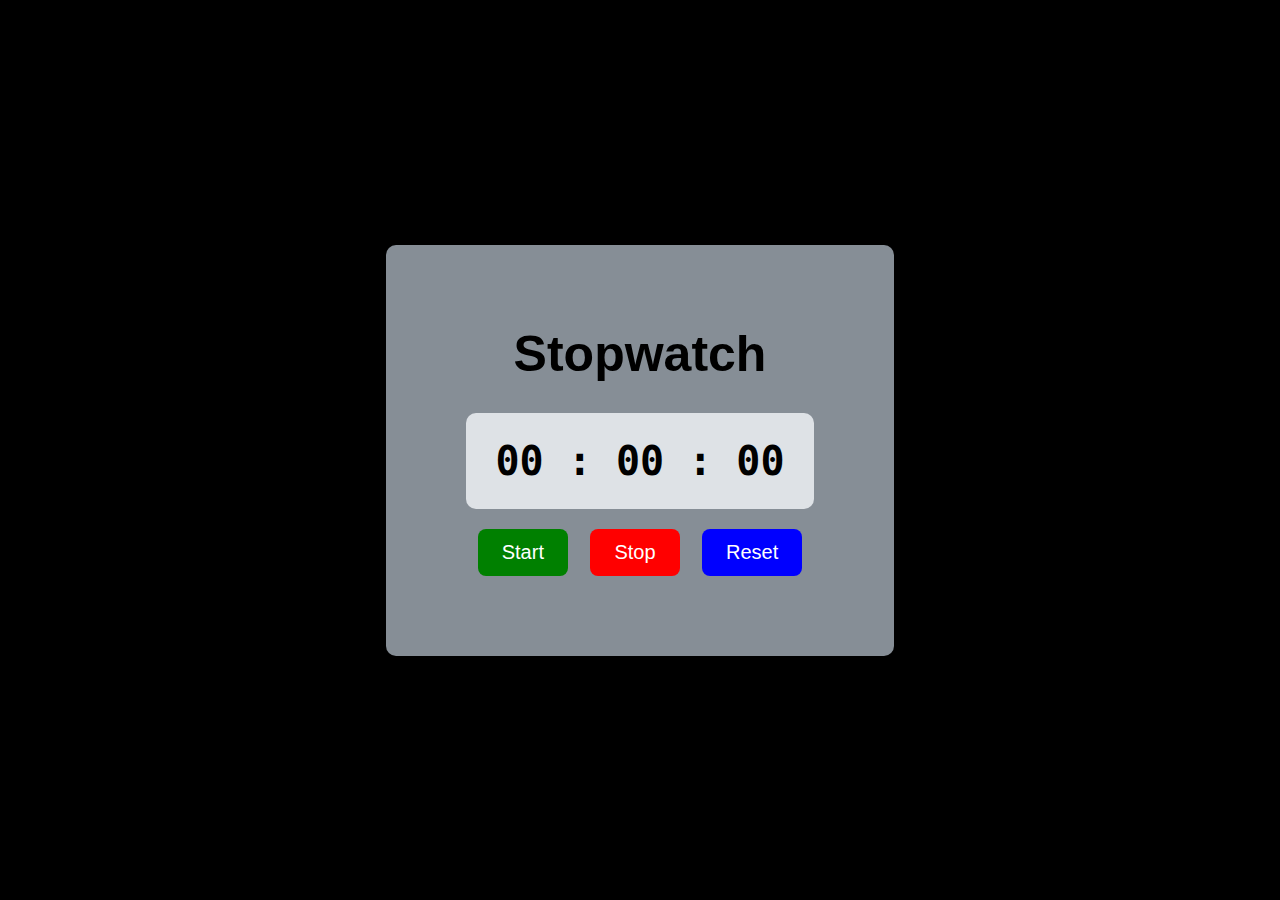
<file: stopwatch-app/index.html>
<!DOCTYPE html>
<html lang="en">
  <head>
    <meta charset="UTF-8" />
    <meta name="viewport" content="width=device-width, initial-scale=1.0" />
    <link rel="stylesheet" href="style.css" />
    <title>Stopwatch - By Debabrata</title>
  </head>
  <body>
    <div class="box">
      <h1 class="heading">Stopwatch</h1>
      <div class="stopwatch">
        <div class="timerDisplay">00 : 00 : 00</div>
      </div>
      <div class="buttons">
        <button id="start-btn" class="btn">Start</button>
        <button id="stop-btn" class="btn">Stop</button>
        <button id="reset-btn" class="btn">Reset</button>
      </div>
    </div>

    <script src="script.js"></script>
  </body>
</html>
</file>
<file: analog-clock-app/style.css>
* {
  margin: 0;
  padding: 0;
  box-sizing: border-box;
}

body {
  display: flex;
  justify-content: center;
  align-items: center;
  min-height: 100vh;
  background: black;
  /* background: #4263eb; */
  overflow: hidden;
}

.container {
  position: relative;
  width: 500px;
  height: 500px;
  border-radius: 50%;
  display: flex;
  justify-content: center;
  align-items: center;
  animation: colorful 30s linear infinite;
}

@keyframes colorful {
  100% {
    filter: hue-rotate(360deg);
  }
}

.bar-seconds,
.number-hours {
  position: absolute;
  width: 100%;
  height: 100%;
  border-radius: 50%;
}

/* ----------- Bar ---------- */
.bar-seconds span {
  position: absolute;
  transform: rotate(calc(var(--index) * 6deg));
  inset: -20px;
  text-align: center;
}

.bar-seconds span p {
  display: inline-block;
  width: 2px;
  height: 12px;
  background: #0ef;
  border-radius: 2px;
  box-shadow: 0 0 10px #0ef;
}

.bar-seconds span:nth-child(5n) p {
  width: 6px;
  height: 18px;
  transform: translateY(1px);
}

/* ----------- Number ---------- */
.number-hours span {
  position: absolute;
  transform: rotate(calc(var(--index) * 30deg));
  inset: 6px;
  text-align: center;
}

.number-hours span p {
  font-size: 52px;
  color: #0ef;
  text-shadow: 0 0 10px #0ef;
  transform: rotate(calc(var(--index) * -30deg));
}

/* ----------- Hand-box ---------- */
.hands-box {
  position: relative;
  display: flex;
  justify-content: center;
  align-items: center;
}

.hands-box .hand {
  position: absolute;
  border-radius: 50%;
  display: flex;
  justify-content: center;
}
.hands-box .hand i {
  display: inline-block;
  transform-origin: bottom;
  border-radius: 50%;
}
/* ----------- Hand-box hours ---------- */
.hands-box .hours {
  width: 320px;
  height: 320px;
}
.hands-box .hours i {
  width: 8px;
  height: 160px;
  background: red;
  box-shadow: 0 0 5px red;
}

/* ----------- Hand-box minutes ---------- */
.hands-box .minutes {
  width: 450px;
  height: 450px;
}

/* Center dot bottom */
.hands-box .minutes::before {
  content: "";
  position: absolute;
  top: 50%;
  transform: translateY(-50%);
  width: 25px;
  height: 25px;
  background: #0ef;
  border-radius: 50%;
  box-shadow: 0 0 5px #0ef;
}

.hands-box .minutes i {
  width: 8px;
  height: 225px;
  background: yellow;
  box-shadow: 0 0 5px yellow;
}

/* ----------- Hand-box seconds ---------- */
.hands-box .seconds {
  width: 480px;
  height: 480px;
}

/* Center dot top */
.hands-box .seconds::before {
  content: "";
  position: absolute;
  top: 50%;
  transform: translateY(-50%);
  width: 20px;
  height: 20px;
  background: #fff;
  border-radius: 50%;
  box-shadow: 0 0 2px rgba(0, 0, 0, 0.5);
}

.hands-box .seconds i {
  width: 8px;
  height: calc(240px + 70px);
  background: white;
  box-shadow: none;
}
</file>
<file: banking-app/style.css>
:root {
  --color-primary: #5ec576;
  --color-secondary: #ffcb03;
  --color-tertiary: #ff585f;
  --color-primary-darker: #4bbb7d;
  --color-secondary-darker: #ffbb00;
  --color-tertiary-darker: #fd424b;
  --color-primary-opacity: #5ec5763a;
  --color-secondary-opacity: #ffcd0331;
  --color-tertiary-opacity: #ff58602d;
  --gradient-primary: linear-gradient(to top left, #39b385, #9be15d);
  --gradient-secondary: linear-gradient(to top left, #ffb003, #ffcb03);
}

* {
  margin: 0;
  padding: 0;
  box-sizing: inherit;
}

html {
  font-size: 62.5%;
  box-sizing: border-box;
}

body {
  font-family: "Poppins", sans-serif;
  font-weight: 300;
  color: #444;
  line-height: 1.9;
  background-color: #f3f3f3;
}

/* GENERAL ELEMENTS */
.section {
  padding: 15rem 3rem;
  border-top: 1px solid #ddd;

  transition: transform 1s, opacity 1s;
}

.section--hidden {
  opacity: 0;
  transform: translateY(8rem);
}

.section__title {
  max-width: 80rem;
  margin: 0 auto 8rem auto;
}

.section__description {
  font-size: 1.8rem;
  font-weight: 600;
  text-transform: uppercase;
  color: var(--color-primary);
  margin-bottom: 1rem;
}

.section__header {
  font-size: 4rem;
  line-height: 1.3;
  font-weight: 500;
}

.btn {
  display: inline-block;
  background-color: var(--color-primary);
  font-size: 1.6rem;
  font-family: inherit;
  font-weight: 500;
  border: none;
  padding: 1.25rem 4.5rem;
  border-radius: 10rem;
  cursor: pointer;
  transition: all 0.3s;
}

.btn:hover {
  background-color: var(--color-primary-darker);
}

.btn--text {
  display: inline-block;
  background: none;
  font-size: 1.7rem;
  font-family: inherit;
  font-weight: 500;
  color: var(--color-primary);
  border: none;
  border-bottom: 1px solid currentColor;
  padding-bottom: 2px;
  cursor: pointer;
  transition: all 0.3s;
}

p {
  color: #666;
}

/* This is BAD for accessibility! Don't do in the real world! */
button:focus {
  outline: none;
}

img {
  transition: filter 0.5s;
}

.lazy-img {
  filter: blur(20px);
}

/* NAVIGATION */
.nav {
  display: flex;
  justify-content: space-between;
  align-items: center;
  height: 9rem;
  width: 100%;
  padding: 0 6rem;
  z-index: 100;
}

/* nav and stickly class at the same time */
.nav.sticky {
  position: fixed;
  background-color: rgba(255, 255, 255, 0.95);
}

.nav__logo {
  transition: all 0.3s;
  font-size: x-large;
  color: black;
  font-weight: bold;
  text-decoration: none;
}

.nav__links {
  display: flex;
  align-items: center;
  list-style: none;
}

.nav__item {
  margin-left: 4rem;
}

.nav__link:link,
.nav__link:visited {
  font-size: 1.7rem;
  font-weight: 400;
  color: inherit;
  text-decoration: none;
  display: block;
  transition: all 0.3s;
}

.nav__link--btn:link,
.nav__link--btn:visited {
  padding: 0.8rem 2.5rem;
  border-radius: 3rem;
  background-color: var(--color-primary);
  color: #222;
}

.nav__link--btn:hover,
.nav__link--btn:active {
  color: inherit;
  background-color: var(--color-primary-darker);
  color: #333;
}

/* HEADER */
.header {
  padding: 0 3rem;
  height: 100vh;
  display: flex;
  flex-direction: column;
  align-items: center;
}

.header__title {
  flex: 1;

  max-width: 115rem;
  display: grid;
  grid-template-columns: 3fr 2fr;
  row-gap: 3rem;
  align-content: center;
  justify-content: center;

  align-items: start;
  justify-items: start;
}

h1 {
  font-size: 5.5rem;
  line-height: 1.35;
}

h4 {
  font-size: 2.4rem;
  font-weight: 500;
}

.header__img {
  width: 100%;
  grid-column: 2 / 3;
  grid-row: 1 / span 4;
  transform: translateY(-6rem);
}

.highlight {
  position: relative;
}

.highlight::after {
  display: block;
  content: "";
  position: absolute;
  bottom: 0;
  left: 0;
  height: 100%;
  width: 100%;
  z-index: -1;
  opacity: 0.7;
  transform: scale(1.07, 1.05) skewX(-15deg);
  background-image: var(--gradient-primary);
}

/* FEATURES */
.features {
  display: grid;
  grid-template-columns: 1fr 1fr;
  gap: 4rem;
  margin: 0 12rem;
}

.features__img {
  width: 100%;
}

.features__feature {
  align-self: center;
  justify-self: center;
  width: 70%;
  font-size: 1.5rem;
}

.features__icon {
  display: flex;
  align-items: center;
  justify-content: center;
  background-color: var(--color-primary-opacity);
  height: 5.5rem;
  width: 5.5rem;
  border-radius: 50%;
  margin-bottom: 2rem;
}

.features__icon svg {
  height: 2.5rem;
  width: 2.5rem;
  fill: var(--color-primary);
}

.features__header {
  font-size: 2rem;
  margin-bottom: 1rem;
}

/* OPERATIONS */
.operations {
  max-width: 100rem;
  margin: 12rem auto 0 auto;

  background-color: #fff;
}

.operations__tab-container {
  display: flex;
  justify-content: center;
}

.operations__tab {
  margin-right: 2.5rem;
  transform: translateY(-50%);
}

.operations__tab span {
  margin-right: 1rem;
  font-weight: 600;
  display: inline-block;
}

.operations__tab--1 {
  background-color: var(--color-secondary);
}

.operations__tab--1:hover {
  background-color: var(--color-secondary-darker);
}

.operations__tab--3 {
  background-color: var(--color-tertiary);
  margin: 0;
}

.operations__tab--3:hover {
  background-color: var(--color-tertiary-darker);
}

.operations__tab--active {
  transform: translateY(-66%);
}

.operations__content {
  display: none;

  /* JUST PRESENTATIONAL */
  font-size: 1.7rem;
  padding: 2.5rem 7rem 6.5rem 7rem;
}

.operations__content--active {
  display: grid;
  grid-template-columns: 7rem 1fr;
  column-gap: 3rem;
  row-gap: 0.5rem;
}

.operations__header {
  font-size: 2.25rem;
  font-weight: 500;
  align-self: center;
}

.operations__icon {
  display: flex;
  align-items: center;
  justify-content: center;
  height: 7rem;
  width: 7rem;
  border-radius: 50%;
}

.operations__icon svg {
  height: 2.75rem;
  width: 2.75rem;
}

.operations__content p {
  grid-column: 2;
}

.operations__icon--1 {
  background-color: var(--color-secondary-opacity);
}
.operations__icon--2 {
  background-color: var(--color-primary-opacity);
}
.operations__icon--3 {
  background-color: var(--color-tertiary-opacity);
}
.operations__icon--1 svg {
  fill: var(--color-secondary-darker);
}
.operations__icon--2 svg {
  fill: var(--color-primary);
}
.operations__icon--3 svg {
  fill: var(--color-tertiary);
}

/* SLIDER */
.slider {
  max-width: 100rem;
  height: 50rem;
  margin: 0 auto;
  position: relative;

  /* IN THE END */
  overflow: hidden;
}

.slide {
  position: absolute;
  top: 0;
  width: 100%;
  height: 50rem;

  display: flex;
  align-items: center;
  justify-content: center;

  /* THIS creates the animation! */
  transition: transform 1s;
}

.slide > img {
  /* Only for images that have different size than slide */
  width: 100%;
  height: 100%;
  object-fit: cover;
}

.slider__btn {
  position: absolute;
  top: 50%;
  z-index: 10;

  border: none;
  background: rgba(255, 255, 255, 0.7);
  font-family: inherit;
  color: #333;
  border-radius: 50%;
  height: 5.5rem;
  width: 5.5rem;
  font-size: 3.25rem;
  cursor: pointer;
}

.slider__btn--left {
  left: 6%;
  transform: translate(-50%, -50%);
}

.slider__btn--right {
  right: 6%;
  transform: translate(50%, -50%);
}

.dots {
  position: absolute;
  bottom: 5%;
  left: 50%;
  transform: translateX(-50%);
  display: flex;
}

.dots__dot {
  border: none;
  background-color: #b9b9b9;
  opacity: 0.7;
  height: 1rem;
  width: 1rem;
  border-radius: 50%;
  margin-right: 1.75rem;
  cursor: pointer;
  transition: all 0.5s;

  /* Only necessary when overlying images */
  /* box-shadow: 0 0.6rem 1.5rem rgba(0, 0, 0, 0.7); */
}

.dots__dot:last-child {
  margin: 0;
}

.dots__dot--active {
  /* background-color: #fff; */
  background-color: #888;
  opacity: 1;
}

/* TESTIMONIALS */
.testimonial {
  width: 65%;
  position: relative;
}

.testimonial::before {
  content: "\201C";
  position: absolute;
  top: -5.7rem;
  left: -6.8rem;
  line-height: 1;
  font-size: 20rem;
  font-family: inherit;
  color: var(--color-primary);
  z-index: -1;
}

.testimonial__header {
  font-size: 2.25rem;
  font-weight: 500;
  margin-bottom: 1.5rem;
}

.testimonial__text {
  font-size: 1.7rem;
  margin-bottom: 3.5rem;
  color: #666;
}

.testimonial__author {
  margin-left: 3rem;
  font-style: normal;

  display: grid;
  grid-template-columns: 6.5rem 1fr;
  column-gap: 2rem;
}

.testimonial__photo {
  grid-row: 1 / span 2;
  width: 6.5rem;
  border-radius: 50%;
}

.testimonial__name {
  font-size: 1.7rem;
  font-weight: 500;
  align-self: end;
  margin: 0;
}

.testimonial__location {
  font-size: 1.5rem;
}

.section__title--testimonials {
  margin-bottom: 4rem;
}

/* SIGNUP */
.section--sign-up {
  background-color: #37383d;
  border-top: none;
  border-bottom: 1px solid #444;
  text-align: center;
  padding: 10rem 3rem;
}

.section--sign-up .section__header {
  color: #fff;
  text-align: center;
}

.section--sign-up .section__title {
  margin-bottom: 6rem;
}

.section--sign-up .btn {
  font-size: 1.9rem;
  padding: 2rem 5rem;
}

/* FOOTER */
.footer {
  padding: 10rem 3rem;
  background-color: #37383d;
}

.footer__nav {
  list-style: none;
  display: flex;
  justify-content: center;
  margin-bottom: 5rem;
}

.footer__item {
  margin-right: 4rem;
}

.footer__link {
  font-size: 1.6rem;
  color: #eee;
  text-decoration: none;
}

.footer__logo {
  height: 5rem;
  display: block;
  margin: 0 auto;
  margin-bottom: 5rem;
}

.footer__copyright {
  font-size: 1.4rem;
  color: #aaa;
  text-align: center;
}

.footer__copyright .footer__link {
  font-size: 1.4rem;
}

/* MODAL WINDOW */
.modal {
  position: fixed;
  top: 50%;
  left: 50%;
  transform: translate(-50%, -50%);
  max-width: 60rem;
  background-color: #f3f3f3;
  padding: 5rem 6rem;
  box-shadow: 0 4rem 6rem rgba(0, 0, 0, 0.3);
  z-index: 1000;
  transition: all 0.5s;
}

.overlay {
  position: fixed;
  top: 0;
  left: 0;
  width: 100%;
  height: 100%;
  background-color: rgba(0, 0, 0, 0.5);
  backdrop-filter: blur(4px);
  z-index: 100;
  transition: all 0.5s;
}

.modal__header {
  font-size: 3.25rem;
  margin-bottom: 4.5rem;
  line-height: 1.5;
}

.modal__form {
  margin: 0 3rem;
  display: grid;
  grid-template-columns: 1fr 2fr;
  align-items: center;
  gap: 2.5rem;
}

.modal__form label {
  font-size: 1.7rem;
  font-weight: 500;
}

.modal__form input {
  font-size: 1.7rem;
  padding: 1rem 1.5rem;
  border: 1px solid #ddd;
  border-radius: 0.5rem;
}

.modal__form button {
  grid-column: 1 / span 2;
  justify-self: center;
  margin-top: 1rem;
}

.btn--close-modal {
  font-family: inherit;
  color: inherit;
  position: absolute;
  top: 0.5rem;
  right: 2rem;
  font-size: 4rem;
  cursor: pointer;
  border: none;
  background: none;
}

.hidden {
  visibility: hidden;
  opacity: 0;
}

/* COOKIE MESSAGE */
.cookie-message {
  display: flex;
  align-items: center;
  justify-content: space-evenly;
  width: 100%;
  background-color: white;
  color: #bbb;
  font-size: 1.5rem;
  font-weight: 400;
}
</file>
<file: calculator-app/style.css>
@import url("https://fonts.googleapis.com/css2?family=Rubik:wght@300..900&display=swap");

* {
  margin: 0;
  padding: 0;
  font-family: "Rubik", sans-serif;
  box-sizing: border-box;
}

body {
  height: 50vh;
  display: grid;
  grid-template-columns: auto;
  align-items: center;
  justify-content: center;
  background-color: #212529;
}

.calculator-title {
  text-align: center;
  align-items: center;
  justify-content: center;
  margin-top: 80px;
  margin-bottom: 20px;
  font-size: 20px;
  color: #adb5bd;
}

.calculator {
  position: relative;
  max-width: 300px;
  width: 100%;
  border-radius: 12px;
  padding: 10px 20px 20px;
  background: #fff;
  box-shadow: 0 5px 10px rgba(0, 0, 0, 0.05);
}

.display {
  height: 80px;
  width: 100%;
  outline: none;
  border-radius: 6px;
  border: none;
  text-align: right;
  margin: 10px 0;
  font-size: 25px;
  color: #000e1a;
  pointer-events: none;
  background-color: #ced4da;
  padding: 10px;
}

.buttons {
  display: grid;
  grid-gap: 10px;
  grid-template-columns: repeat(4, 1fr);
}

.buttons button {
  padding: 12px 10px;
  border-radius: 6px;
  border: none;
  font-size: 20px;
  cursor: pointer;
  background-color: #ced4da;
}

.buttons button:active {
  transform: scale(0.99);
}

.operator {
  color: red;
}
</file>
<file: college-web-app/style.css>
* {
    margin: 0;
    padding: 0;
    font-family: 'Poppins', sans-serif;
}

.header {
    min-height: 100vh;
    width: 100%;
    background-image: linear-gradient(rgba(4,9,30,0.7),rgba(4,9,30,0.7)),url(Image/sur.png);
    background-position: center;
    background-size: cover;
    position: relative;
}

nav {
    display: flex;
    padding: 2% 6%;
    justify-content: space-between;
    align-items: center;
}

nav img {
    width: 80px;
}
#txt {
    display: inline-block;
    text-decoration: none;
    color: #ffffff;
    font-size: 18px;
    font-weight: bold;
    padding: 12px 10px;
    position: relative;
    cursor: pointer;

}

.nav-links {
    flex: 1;
    text-align: right;
}

.nav-links ul li {
    list-style: none;
    display: inline-block;
    padding: 8px 12px;
    position: relative;
}

.nav-links ul li a {
    color: #ffffff;
    text-decoration: none;
    font-size: 13px;
}

.nav-links ul li::after {
    content: '';
    width: 0;
    height: 2px;
    background: #f44336;
    display: block;
    margin: auto;
    transition: 0.5s;    
}

.nav-links ul li:hover::after {
    width: 100%;
}

.text-box {
    width: 90%;
    color: #ffffff;
    position: absolute;
    font-weight: bold;
    top: 50%;
    left: 50%;
    transform: translate(-50%,-50%);
    text-align: center;
}

.text-box h1 {
    font-size: 62px;
}

.text-box p {
    margin: 10px 0 40px;
    font-size: 14px;
    color: #ffffff;
}

.visit-text {
    display: inline-block;
    text-decoration: none;
    color: #ffffff;
    border: 1px solid #ffffff;
    padding: 12px 34px;
    font-size: 13px;
    background: transparent;
    position: relative;
    cursor: pointer;
}

.visit-text:hover {
    border: 1px solid #f44336;
    background: #f44336;
    transition: 1s;
}

nav .fa-sharp {
    display: none;
}

@media(max-width: 700px) {
    .text-box h1 {
        font-size:20px;
    }
    #txt {
        font-size: 10px;
    }
    .nav-links ul li {
        display: block;
    }
    .nav-links {
        position: absolute;
        background: #f44336;
        height: 100vh;
        width: 200px;
        top: 0;
        right: -200px;
        text-align: left;
        z-index: 2;
        transition: 1s;
    }
    nav .fa-sharp {
        display: block;
        color: #ffffff;
        margin: 10px;
        font-size: 22px;
        cursor: pointer;
    }
    .nav-links ul {
        padding: 30px;
    }

}
/*--------COURSE--------*/

.course {
    width: 80%;
    margin: auto;
    text-align: center;
    padding-top: 100px;
}
.course h1 {
    font-weight: bold;
}
h1 {
    font-size: 36px;
    font-weight: 600;
}
p {
    color: #777777;
    font-size: 14px;
    font-weight: 300;
    line-height: 22px;
    padding: 10px;
}
.row {
    margin-top: 5%;
    display: flex;
    justify-content: space-between;
}
.course-col {
    flex-basis: 24%;
    background: #fff3f3;
    border-radius: 10px;
    margin-bottom: 5%;
    padding: 20px 12px;
    box-sizing: border-box;
    transition: 0.5s;
}
h3 {
    text-align: center;
    font-weight: 600;
    font-weight: bold;
    margin: 10px 0;
}
.course-col:hover {
    box-shadow: 0 0 20px 0px rgba(0,0,0,0.2);
}

@media(max-width: 700px) {
    .row {
        flex-direction: column;
    }
}

/*--------CAMPUS--------*/

.campus {
    width: 80%;
    margin: auto;
    text-align: center;
    padding-top: 50px;
}
.campus h1 {
    font-weight: bold;
}
.campus-col {
    flex-basis: 32%;
    border-radius: 20px;
    margin-bottom: 30px;
    position: relative;
    overflow: hidden;
}
.campus-col img {
    width: 100%;
    height: 300px;
    display: block;
}
.layer {
    background: transparent;
    height: 100%;
    width: 100%;
    position: absolute;
    top: 0;
    left: 0;
    transition: 0.5s;
}
.layer:hover {
    background: rgba(226,0,0,0.7);
}
.layer h3 {
    width: 100%;
    font-weight: 500;
    font-weight: bold;
    color: #ffffff;
    font-size: 16px;
    bottom: 0;
    left: 50%;
    transform: translateX(-50%);
    position: absolute;
    opacity: 0;
    transition: 0.5s;
}
.layer:hover h3 {
    bottom: 49%;
    opacity: 1;
}

/*--------FACILITIES--------*/

.facilities {
    width: 80%;
    margin: auto;
    text-align: center;
    padding-top: 100px;
}
.facilities h1 {
    font-weight: bold;
}
.facilities-col {
    flex-basis: 31%;
    border-radius: 10px;
    margin-bottom: 5%;
    text-align: left;
}
.facilities-col img {
    width: 100%;
    height: 250px;
    border-radius: 10px;
}
.facilities-col p {
    padding: 0;
}
.facilities-col h3 {
    margin-top: 16px;
    margin-bottom: 15px;
    text-align: left;
}

/*--------TESTIMONIAL--------*/

.testimonials {
    width: 80%;
    margin: auto;
    text-align: center;
    padding-top: 100px;
}
.testimonials-col {
    flex-basis: 44%;
    border-radius: 10px;
    margin-bottom: 5%;
    text-align: left;
    background: #fff3f3;
    padding: 25px;
    cursor: pointer;
    display: flex;
}
.testimonials-col img {
    height: 40px;
    margin-left: 5px;
    margin-right: 30px;
    border-radius:50%;
}
.testimonials-col p {
    padding: 0;
}
.testimonials-col h3 {
    margin-top: 15px;
    text-align: left;
}
.testimonials-col .fa-sharp {
    color: #f44336;
}
@media(max-width: 700px) {
    .testimonials-col img {
        margin-left: 0;
        margin-right: 15px;
    }
}

/*--------CALL TO ACTION--------*/

.cta {
    margin: 100px auto;
    width: 80%;
    background-image: linear-gradient(rgba(0,0,0,0.7),rgba(0,0,0,0.7)),url(Image/contactus.jpg);
    background-position: center;
    background-size: cover;
    border-radius: 10px;
    text-align: center;
    padding: 100px 0;
}
.cta h1 {
    color: #ffffff;
    margin-bottom: 40px;
    padding: 0;
}
.contact-text {
    display: inline-block;
    text-decoration: none;
    color: #ffffff;
    border: 1px solid #ffffff;
    padding: 12px 34px;
    font-size: 13px;
    background: transparent;
    position: relative;
    cursor: pointer;
}
.contact-text:hover {
    border: 1px solid #f44336;
    background: #f44336;
    transition: 1s;
}
@media(max-width: 700px) {
    .cta h1 {
        font-size: 24px;
    }
}

/*--------FOOTER--------*/

.footer {
    width: 100%;
    text-align: center;
    padding: 30px 0;
}
.footer h4 {
    margin-bottom: 25px;
    margin-top: 20px;
    font-weight: 600;
}
.icons .fa-brands {
    color: #f44336;
    margin: 0 13px;
    cursor: pointer;
    padding: 18px 0;
}
.fa-sharp {
    color: #f44336;
}
</file>
<file: digital-clock-app/style.css>
* {
  margin: 0;
  padding: 0;
  font-family: "Poppins", sans-serif;
  box-sizing: border-box;
}

.hero {
  width: 100%;
  min-height: 100vh;
  /* background: linear-gradient(45deg, #212529, #000000); */
  background: black;
  color: #fff;
  position: relative;
}

.container {
  width: 800px;
  height: 180px;
  position: absolute;
  top: 50%;
  left: 50%;
  transform: translate(-50%, -50%);
}

.clock {
  width: 100%;
  height: 100%;
  background: rgba(255, 0, 255, 0.11);
  border-radius: 10px;
  display: flex;
  align-items: center;
  justify-content: center;
  backdrop-filter: blur(40px);
}

.container::before {
  content: "";
  width: 180px;
  height: 180px;
  background: #f03e3e;
  border-radius: 5px;
  position: absolute;
  left: -50px;
  top: -50px;
  z-index: -1;
}

.container::after {
  content: "";
  width: 180px;
  height: 180px;
  background: #7048e8;
  border-radius: 50%;
  position: absolute;
  right: -30px;
  bottom: -50px;
  z-index: -1;
}

.clock span {
  font-size: 80px;
  width: 110px;
  display: inline-block;
  text-align: center;
  position: relative;
}

.clock span::after {
  font-size: 16px;
  position: absolute;
  bottom: -10px;
  left: 50%;
  transform: translateX(-50%);
}

#hrs::after {
  content: "HOURS";
}
#min::after {
  content: "MINS";
}
#sec::after {
  content: "SEC";
}
</file>
<file: guess-my-number/style.css>
@import url("https://fonts.googleapis.com/css?family=Press+Start+2P&display=swap");

* {
  margin: 0;
  padding: 0;
  box-sizing: inherit;
}

html {
  font-size: 62.5%;
  box-sizing: border-box;
}

body {
  font-family: "Press Start 2P", sans-serif;
  color: #eee;
  background-color: #0d0d0d;
}

/* LAYOUT */
header {
  position: relative;
  height: 35vh;
  border-bottom: 7px solid #eee;
}

main {
  height: 65vh;
  color: #eee;
  display: flex;
  align-items: center;
  justify-content: space-around;
}

.left {
  width: 52rem;
  display: flex;
  flex-direction: column;
  align-items: center;
}

.right {
  width: 52rem;
  font-size: 2rem;
}

/* ELEMENTS STYLE */
h1 {
  font-size: 4rem;
  text-align: center;
  position: absolute;
  width: 100%;
  top: 52%;
  left: 50%;
  transform: translate(-50%, -50%);
}

.number {
  background: #eee;
  color: #333;
  font-size: 6rem;
  width: 15rem;
  padding: 3rem 0rem;
  text-align: center;
  position: absolute;
  bottom: 0;
  left: 50%;
  transform: translate(-50%, 50%);
}

.between {
  font-size: 1.4rem;
  position: absolute;
  top: 2rem;
  right: 2rem;
}

.again {
  position: absolute;
  top: 2rem;
  left: 2rem;
}

.guess {
  background: none;
  border: 4px solid #eee;
  font-family: inherit;
  color: inherit;
  font-size: 5rem;
  padding: 2.5rem;
  width: 25rem;
  text-align: center;
  display: block;
  margin-bottom: 3rem;
}

.btn {
  border: none;
  background-color: #eee;
  color: #222;
  font-size: 2rem;
  font-family: inherit;
  padding: 2rem 3rem;
  cursor: pointer;
}

.btn:hover {
  background-color: #ccc;
}

.message {
  margin-bottom: 8rem;
  height: 3rem;
}

.label-score {
  margin-bottom: 2rem;
}
</file>
<file: modal-show/style.css>
* {
  margin: 0;
  padding: 0;
  box-sizing: inherit;
}

html {
  font-size: 62.5%;
  box-sizing: border-box;
}

body {
  font-family: sans-serif;
  color: #333;
  line-height: 1.5;
  height: 100vh;
  position: relative;
  display: flex;
  align-items: flex-start;
  justify-content: center;
  background-color: #3b5bdb;
}

.show-modal {
  font-size: 2rem;
  font-weight: 600;
  padding: 1.75rem 3.5rem;
  margin: 5rem 2rem;
  border: none;
  background-color: #fff;
  color: #444;
  border-radius: 10rem;
  cursor: pointer;
}

.close-modal {
  position: absolute;
  top: 1.2rem;
  right: 2rem;
  font-size: 5rem;
  color: #333;
  cursor: pointer;
  border: none;
  background: none;
}

h1 {
  font-size: 2.5rem;
  margin-bottom: 2rem;
}

p {
  font-size: 1.8rem;
}

/* -------------------------- */
/* CLASSES TO MAKE MODAL WORK */
.hidden {
  display: none;
}

.modal {
  position: absolute;
  top: 50%;
  left: 50%;
  transform: translate(-50%, -50%);
  width: 70%;

  background-color: white;
  padding: 6rem;
  border-radius: 5px;
  box-shadow: 0 3rem 5rem rgba(0, 0, 0, 0.3);
  z-index: 10;
}

.overlay {
  position: absolute;
  top: 0;
  left: 0;
  width: 100%;
  height: 100%;
  background-color: rgba(0, 0, 0, 0.6);
  backdrop-filter: blur(3px);
  z-index: 5;
}
</file>
<file: pig-game/style.css>
@import url("https://fonts.googleapis.com/css2?family=Nunito&display=swap");

* {
  margin: 0;
  padding: 0;
  box-sizing: inherit;
}

html {
  font-size: 62.5%;
  box-sizing: border-box;
}

body {
  font-family: "Nunito", sans-serif;
  font-weight: 400;
  height: 100vh;
  color: #333;
  background-color: #212529;
  display: flex;
  align-items: center;
  justify-content: center;
}

/* LAYOUT */
main {
  position: relative;
  width: 100rem;
  height: 60rem;
  background-color: #868e96;
  backdrop-filter: blur(200px);
  filter: blur();
  box-shadow: 0 3rem 5rem rgba(0, 0, 0, 0.25);
  border-radius: 9px;
  overflow: hidden;
  display: flex;
}

.player {
  flex: 50%;
  padding: 9rem;
  display: flex;
  flex-direction: column;
  align-items: center;
  transition: all 0.75s;
}

/* ELEMENTS */
.name {
  position: relative;
  font-size: 4rem;
  text-transform: uppercase;
  letter-spacing: 1px;
  word-spacing: 2px;
  font-weight: 300;
  margin-bottom: 1rem;
}

.score {
  font-size: 8rem;
  font-weight: 300;
  color: black;
  margin-bottom: auto;
}

.player--active {
  background-color: #dee2e6;
}
.player--active .name {
  font-weight: 700;
}
.player--active .score {
  font-weight: 400;
}

.player--active .current {
  opacity: 1;
}

.current {
  background-color: black;
  opacity: 0.8;
  border-radius: 9px;
  color: #fff;
  width: 65%;
  padding: 2rem;
  text-align: center;
  transition: all 0.75s;
}

.current-label {
  text-transform: uppercase;
  margin-bottom: 1rem;
  font-size: 1.7rem;
  color: #ddd;
}

.current-score {
  font-size: 3.5rem;
}

/* ABSOLUTE POSITIONED ELEMENTS */
.btn {
  position: absolute;
  left: 50%;
  transform: translateX(-50%);
  color: #444;
  background: none;
  border: none;
  font-family: inherit;
  font-size: 1.8rem;
  text-transform: uppercase;
  cursor: pointer;
  font-weight: 400;
  transition: all 0.2s;

  background-color: white;
  background-color: rgba(255, 255, 255, 0.6);
  backdrop-filter: blur(10px);

  padding: 0.7rem 2.5rem;
  border-radius: 50rem;
  box-shadow: 0 1.75rem 3.5rem rgba(0, 0, 0, 0.1);
}

.btn::first-letter {
  font-size: 2.4rem;
  display: inline-block;
  margin-right: 0.7rem;
}

.btn--new {
  top: 4rem;
}
.btn--roll {
  top: 39.3rem;
}
.btn--hold {
  top: 46.1rem;
}

.btn:active {
  transform: translate(-50%, 3px);
  box-shadow: 0 1rem 2rem rgba(0, 0, 0, 0.15);
}

.btn:focus {
  outline: none;
}

.dice {
  position: absolute;
  left: 50%;
  top: 16.5rem;
  transform: translateX(-50%);
  height: 10rem;
  box-shadow: 0 2rem 5rem rgba(0, 0, 0, 0.2);
}

.player--winner {
  background-color: #2f2f2f;
}

.player--winner .name {
  font-weight: 700;
  color: white;
}

.hidden {
  display: none;
}
</file>
<file: stopwatch-app/style.css>
* {
  margin: 0;
  padding: 0;
  font-family: "Poppins", sans-serif;
  box-sizing: border-box;
}

body {
  background-color: black;
  width: 100%;
  height: 100vh;
  display: flex;
  justify-content: center;
  align-items: center;
}

.box {
  background-color: #868e96;
  /* height: fit-content;
  width: fit-content; */
  padding: 5rem;
  border-radius: 10px;
  display: flex;
  flex-direction: column;
  justify-content: center;
  align-items: center;
}

.heading {
  font-size: 50px;
  margin-bottom: 30px;
  font-weight: 600;
}

.stopwatch {
  background-color: #dee2e6;
  padding: 25px 30px;
  border-radius: 10px;
}

.timerDisplay {
  font-size: 40px;
  font-weight: 600;
  font-family: monospace;
}

.buttons {
  margin-top: 20px;
}

.btn {
  font-size: 20px;
  background: none;
  border: none;
  color: #fff;
  padding: 12px 24px;
  margin-inline: 9px;
  border-radius: 8px;
  cursor: pointer;
}
#start-btn {
  background: green;
}
#stop-btn {
  background: red;
}
#reset-btn {
  background: blue;
}
</file>
